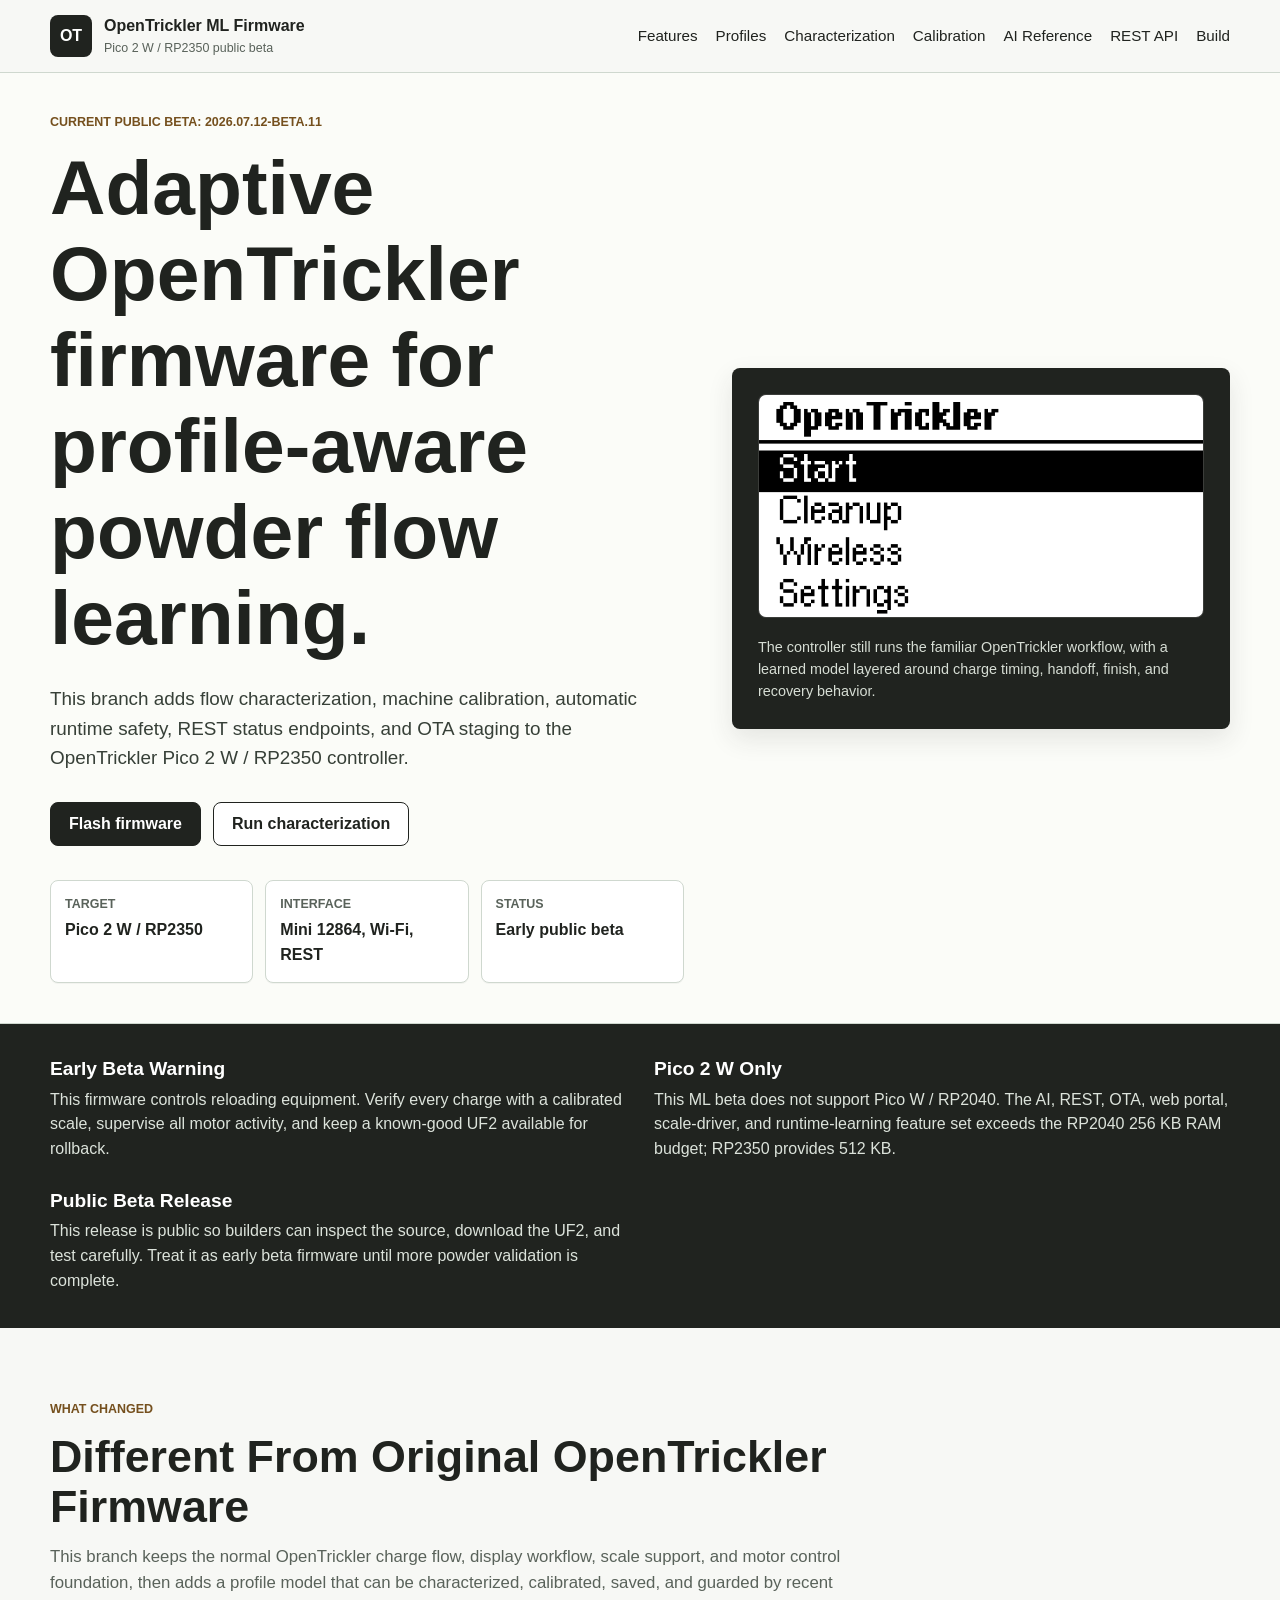
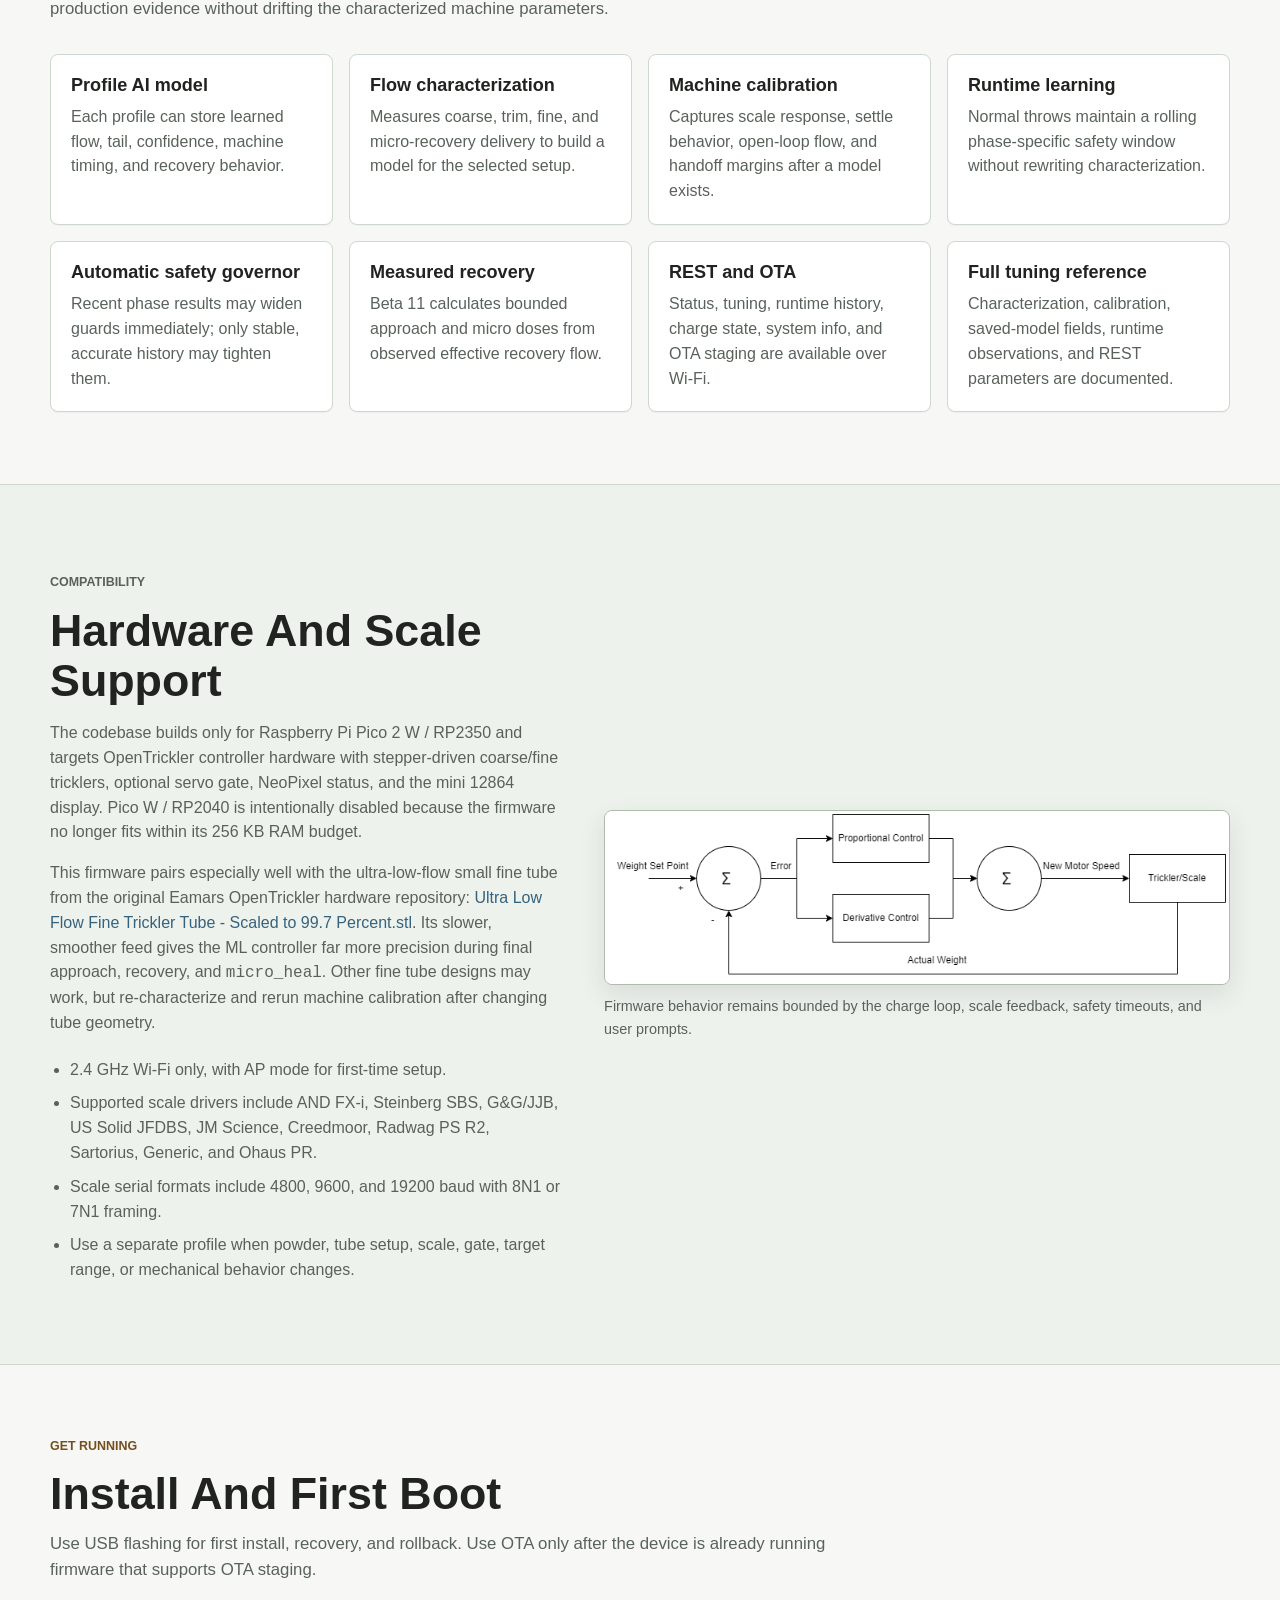
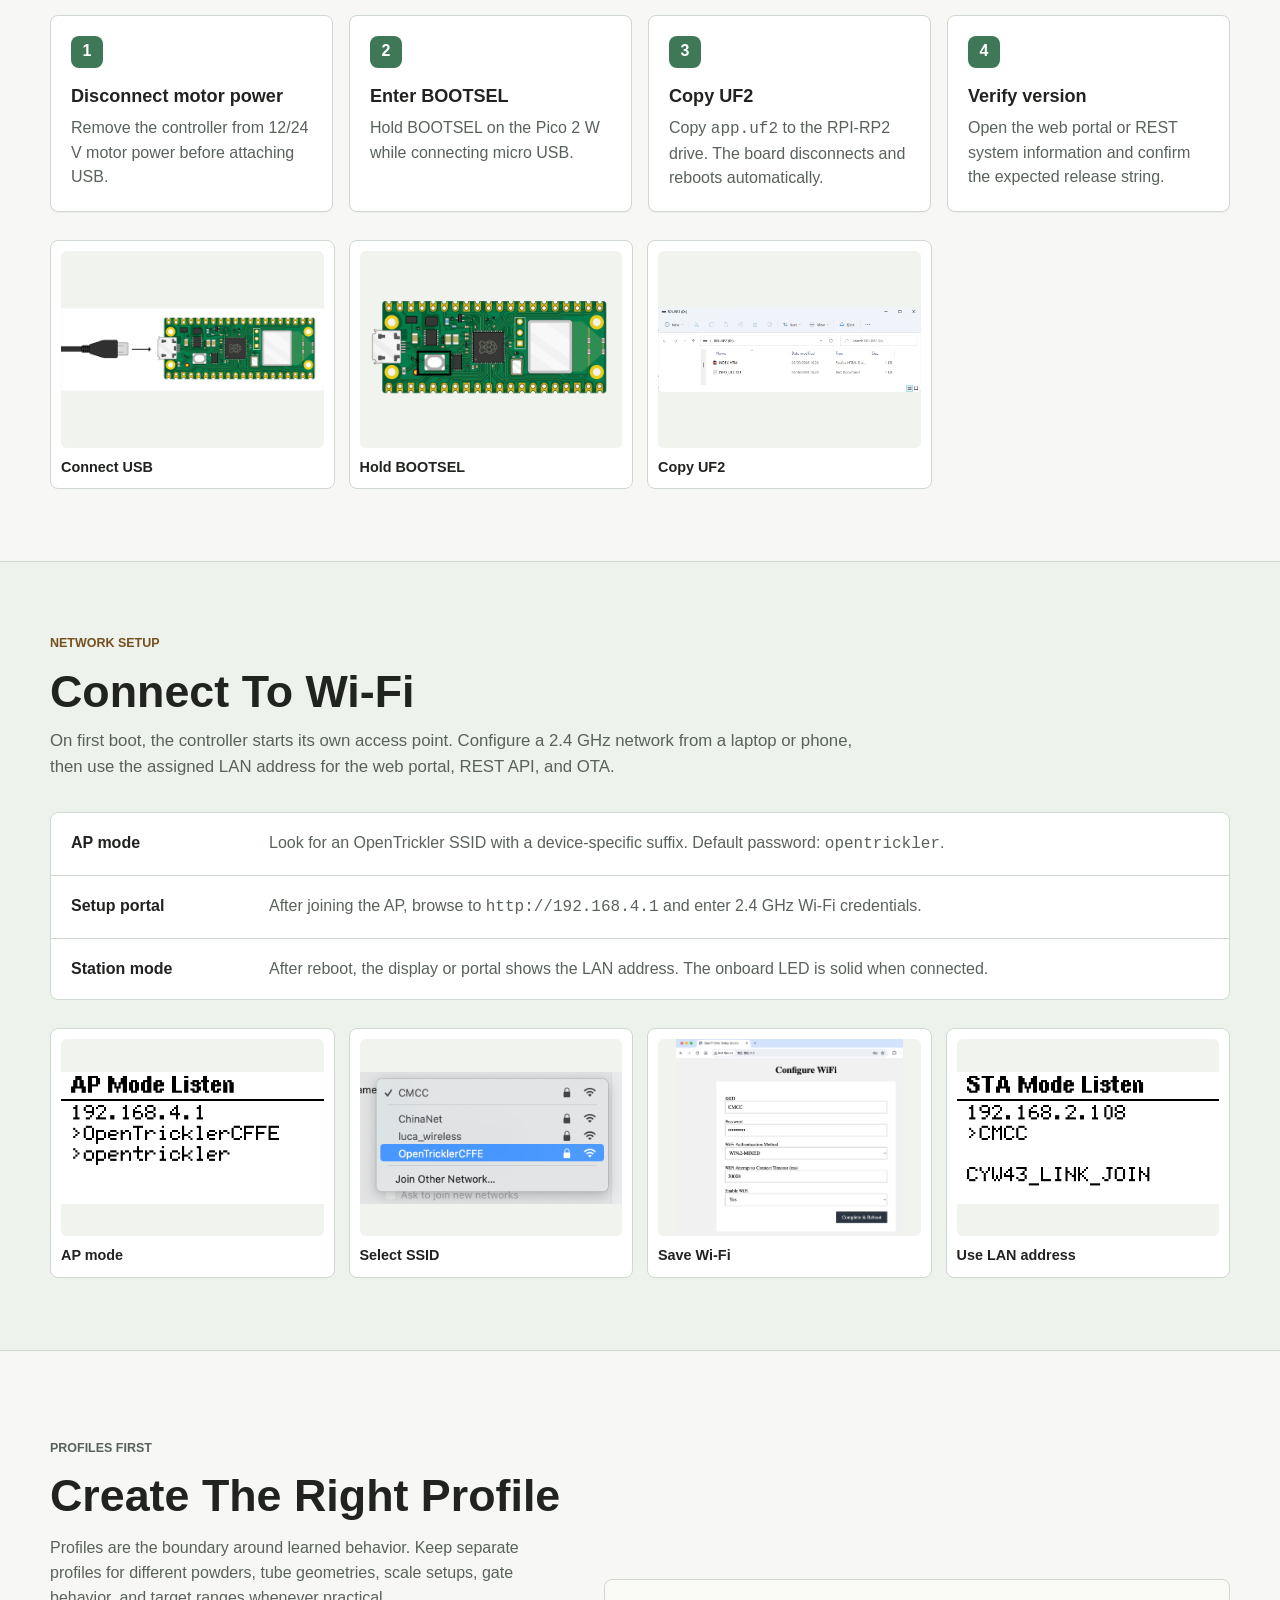
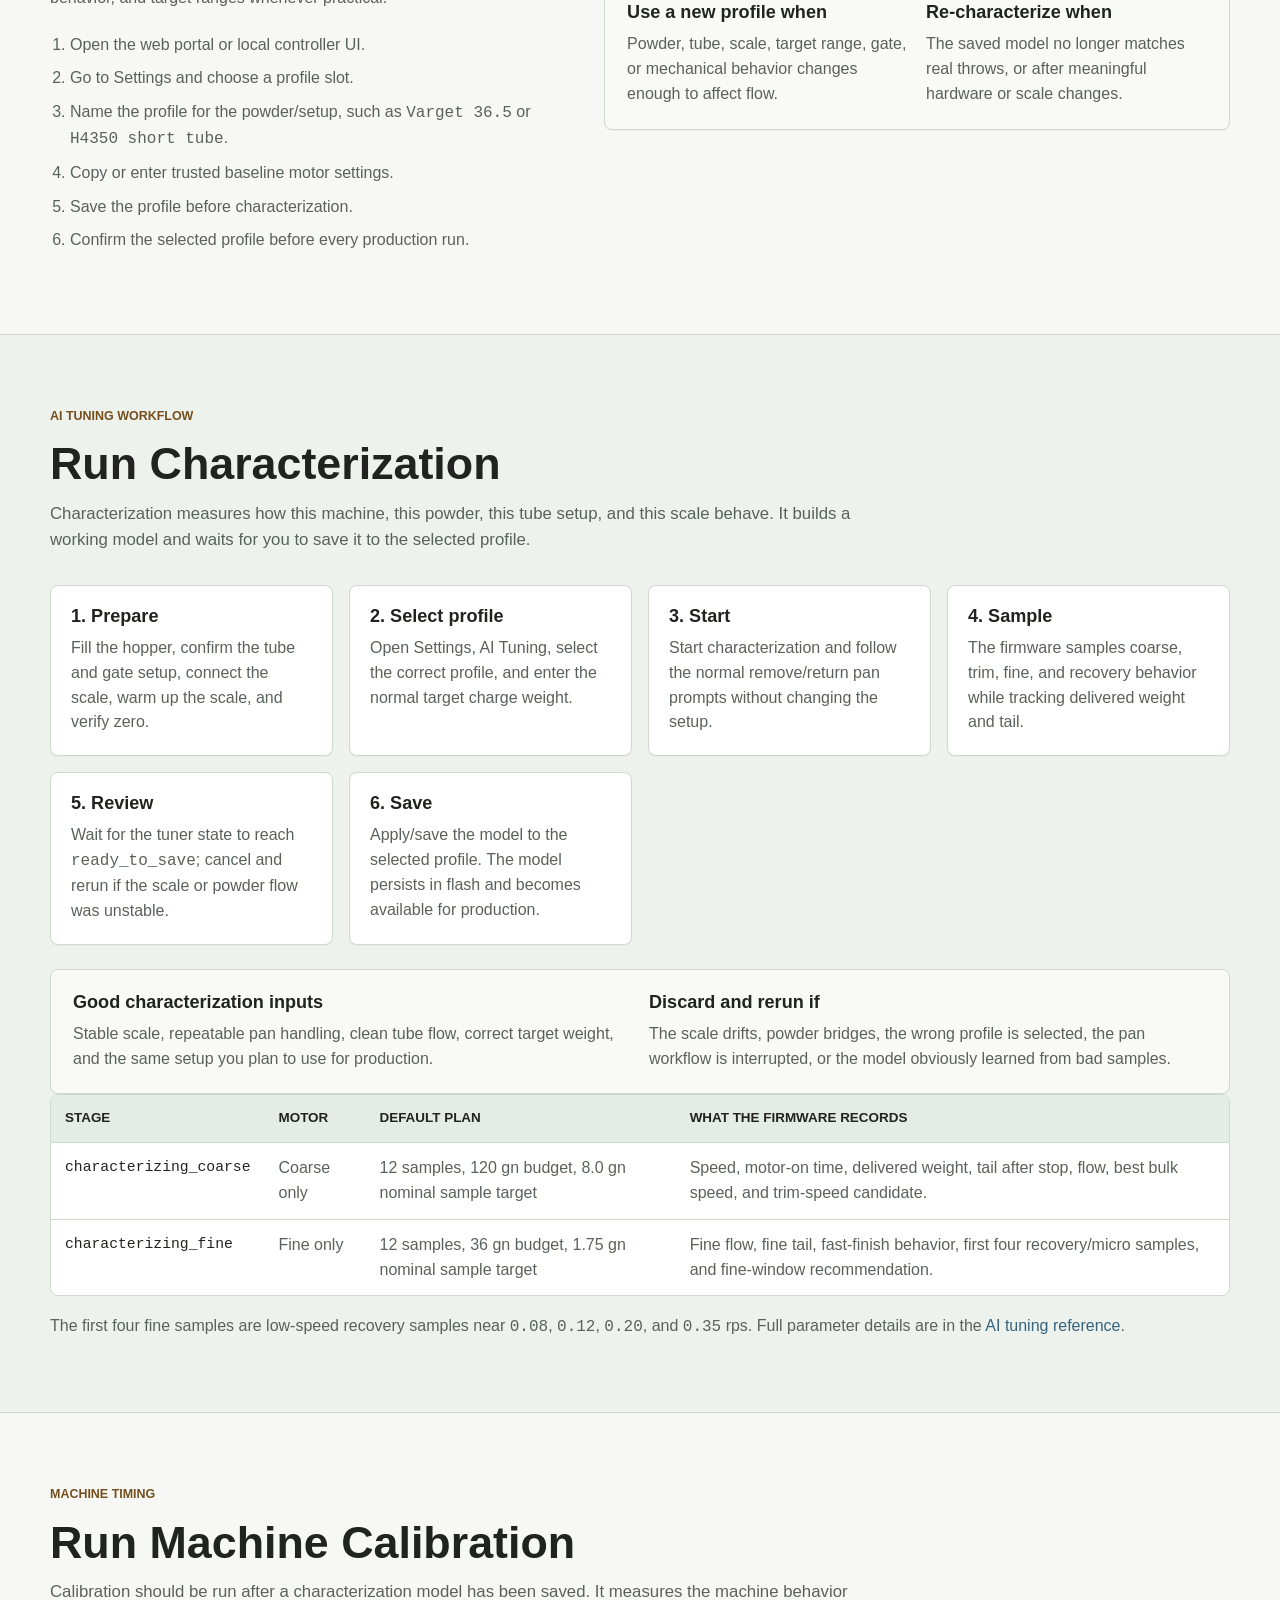
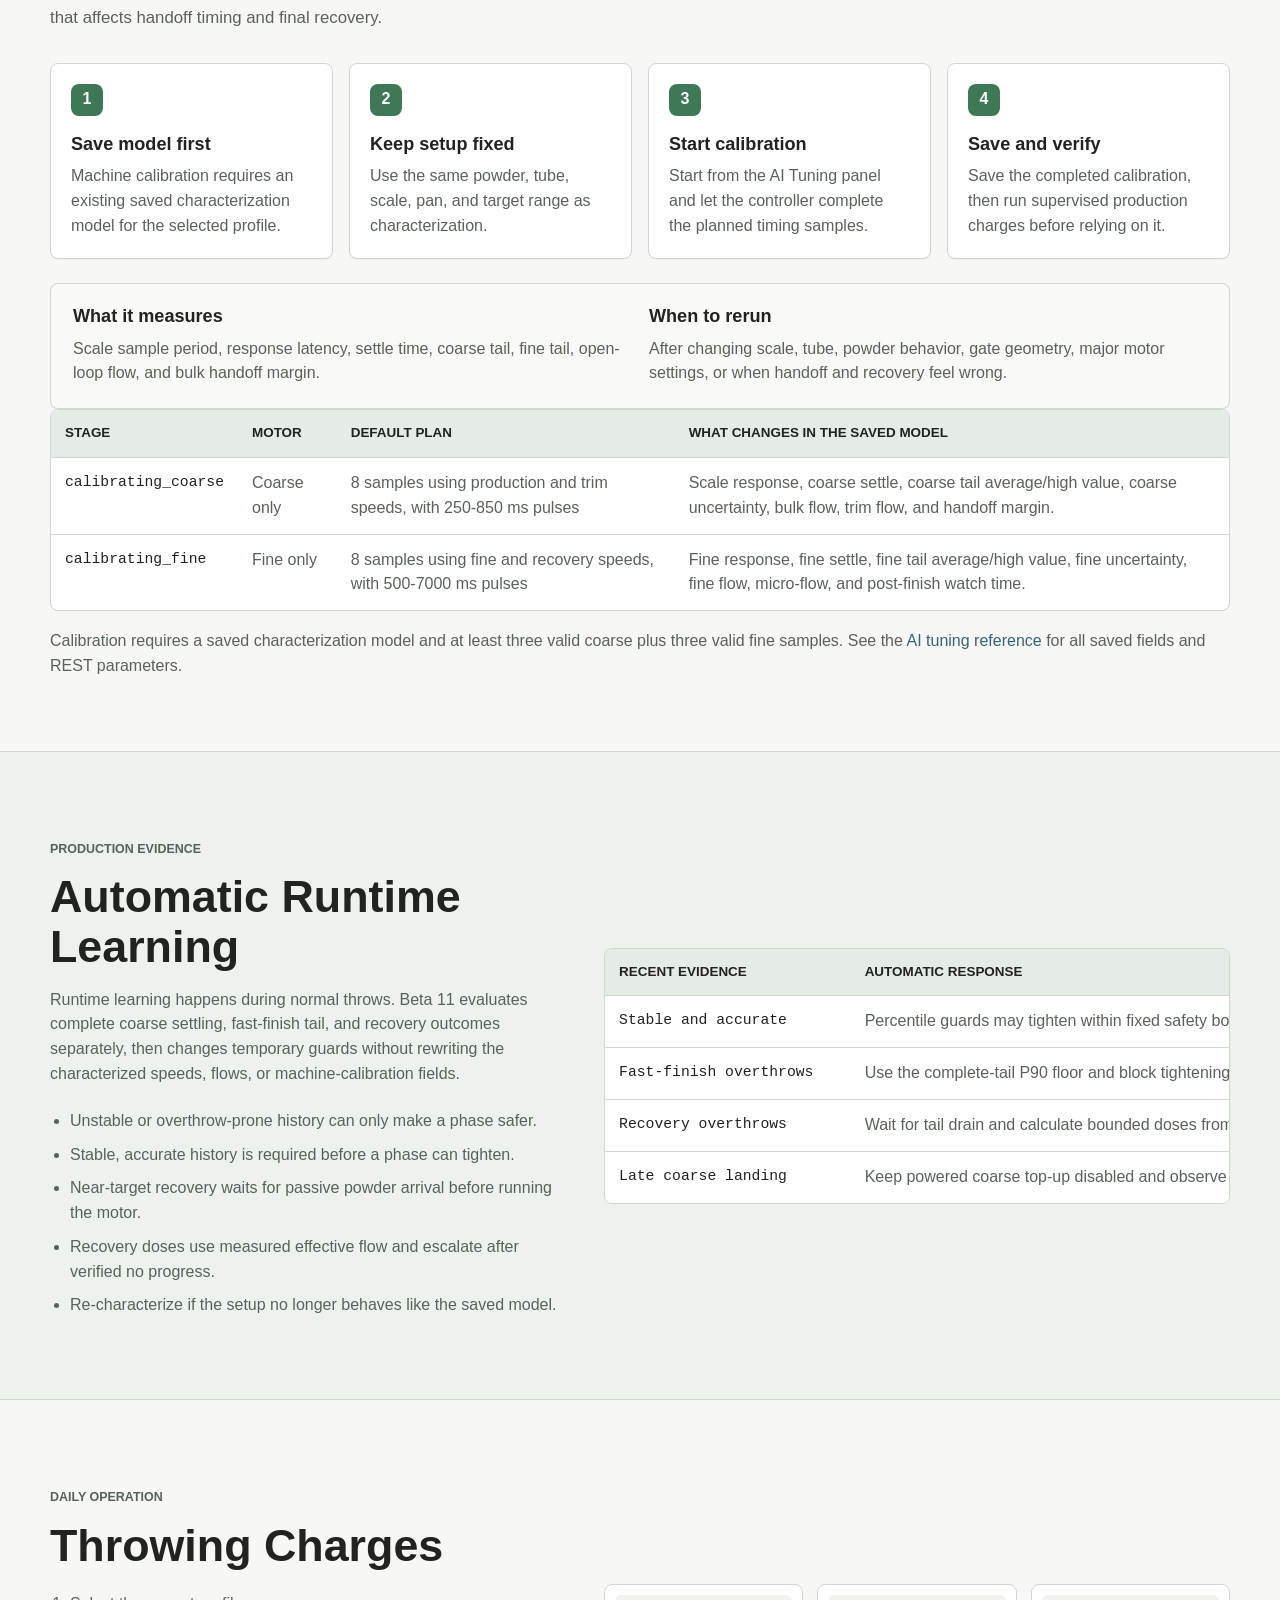
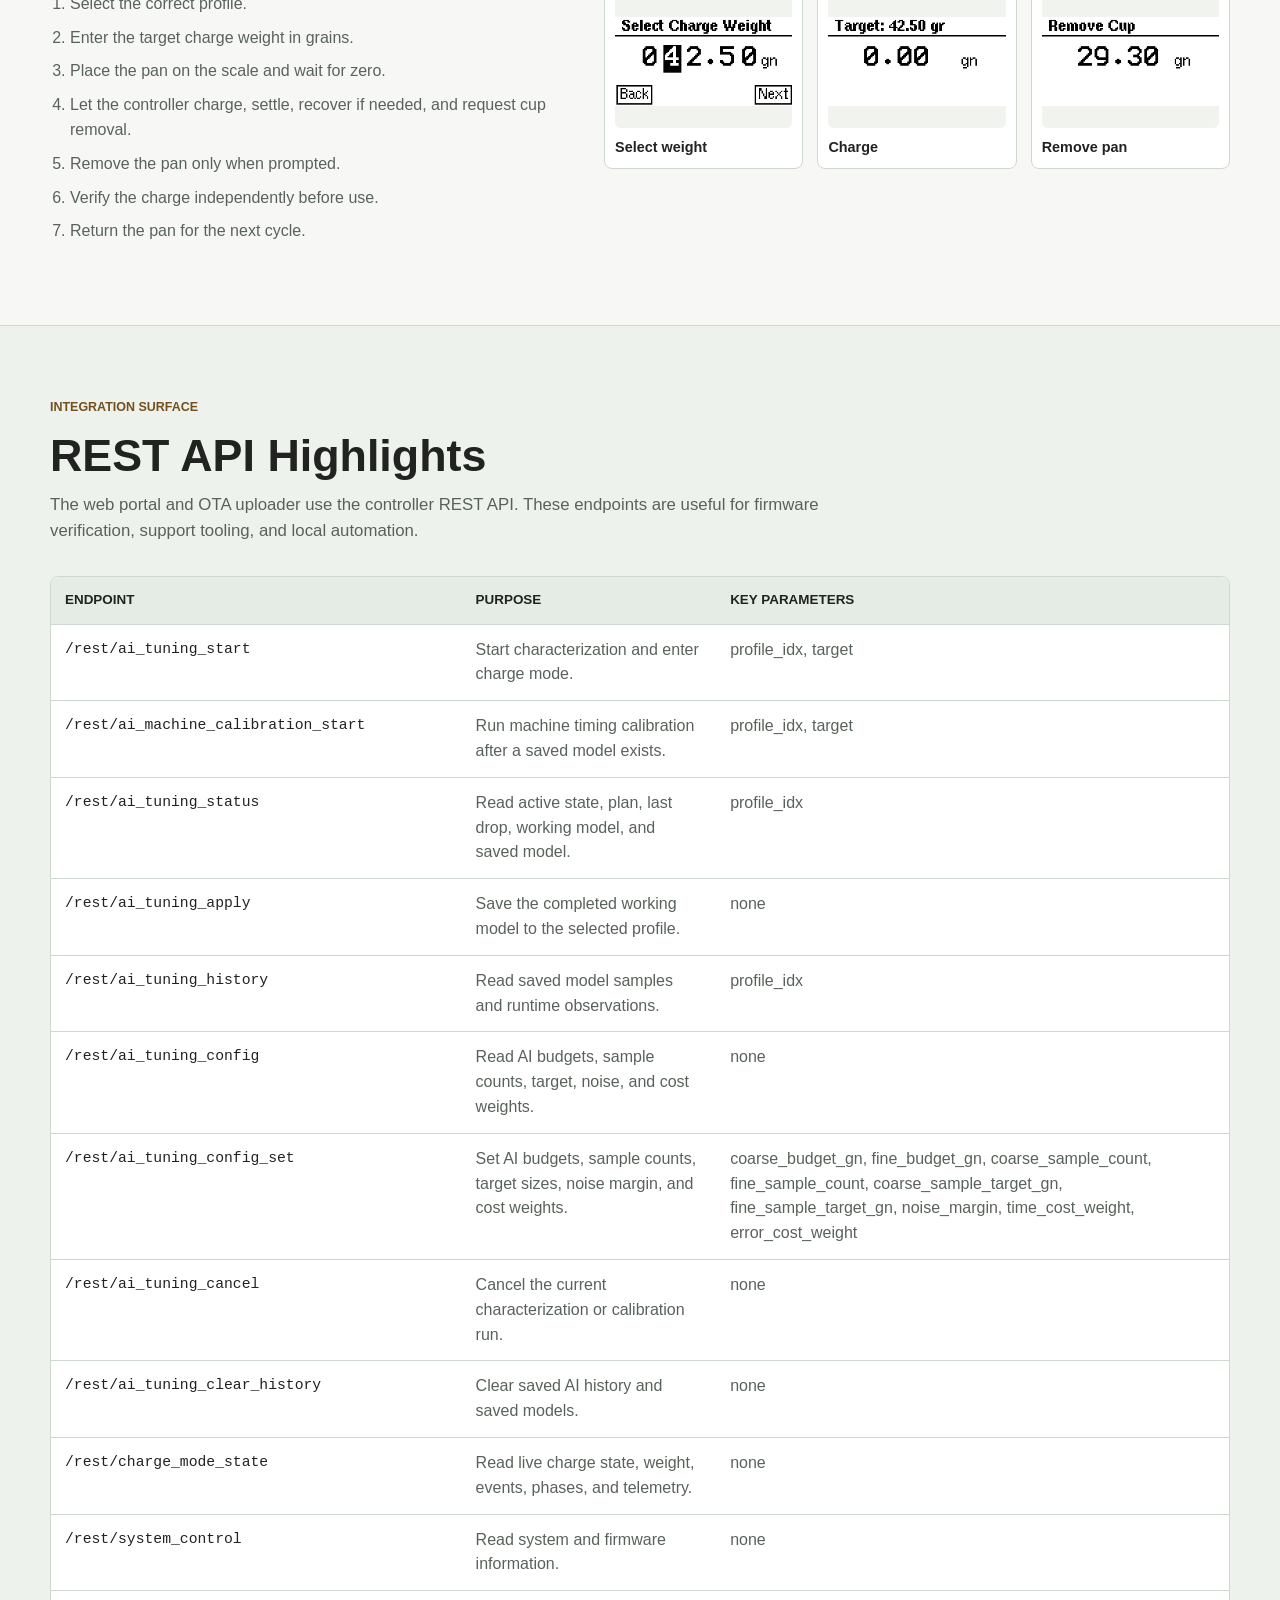
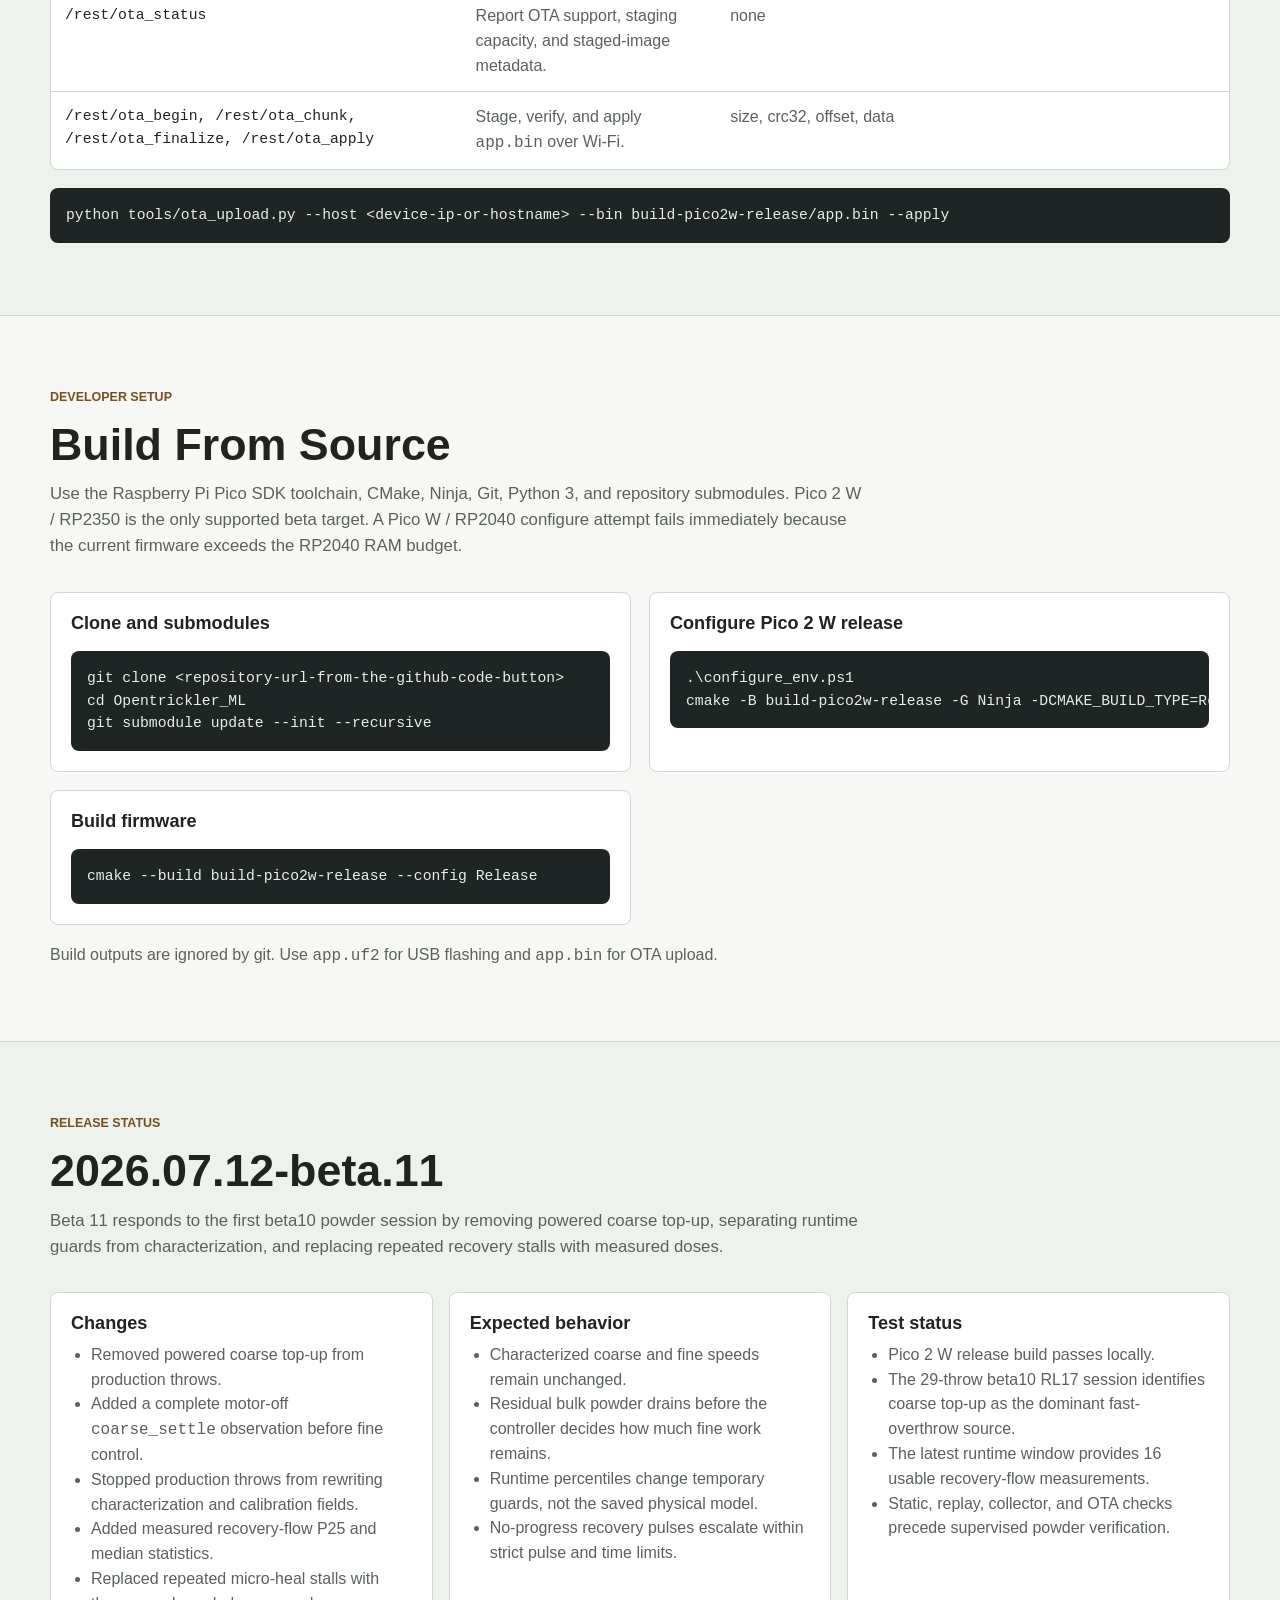
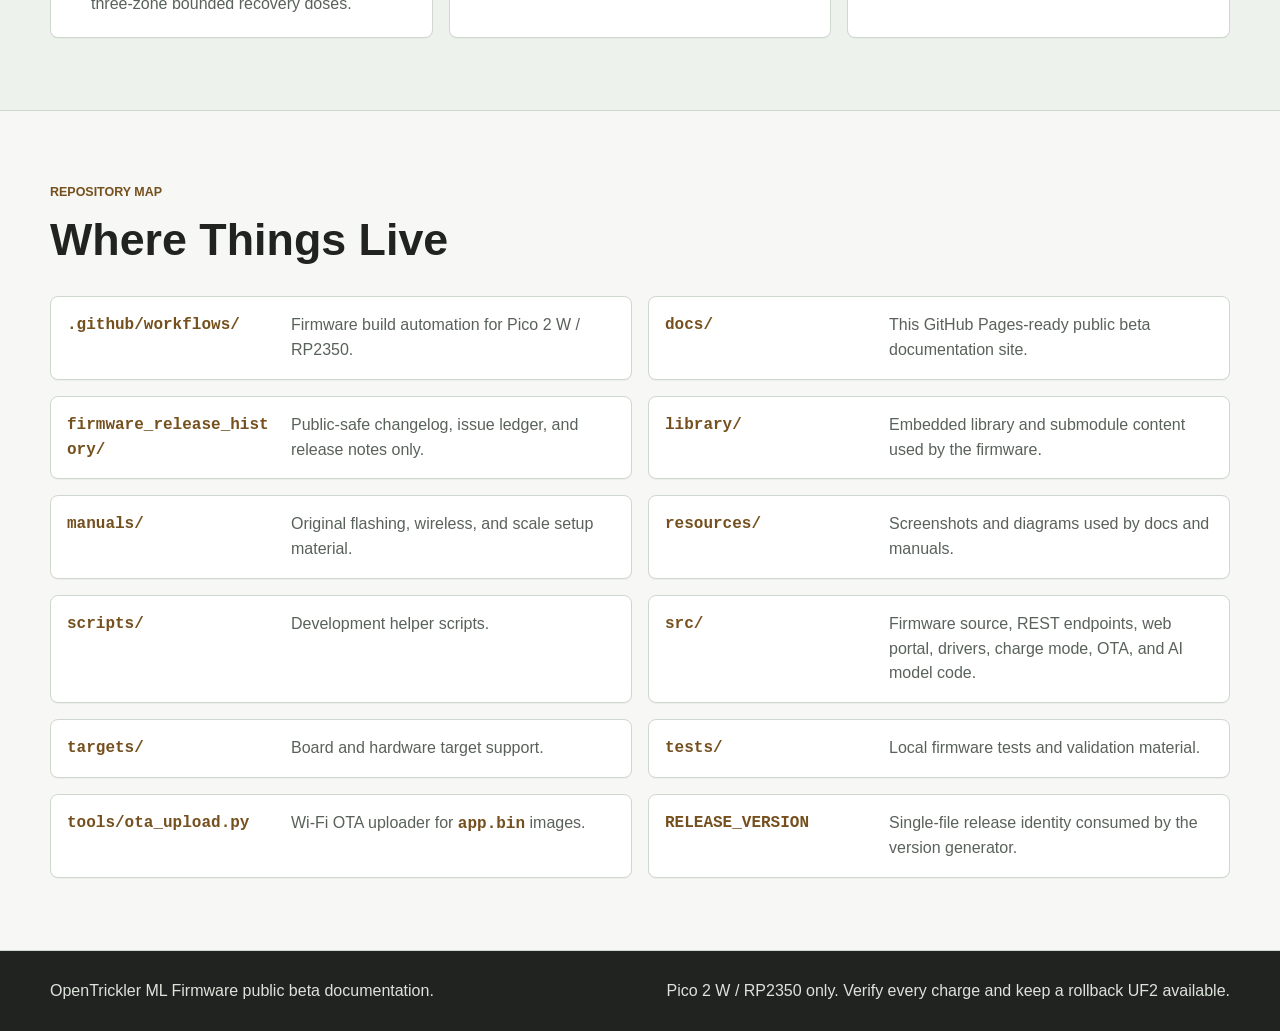
<file: docs/index.html>
<!doctype html>
<html lang="en">
<head>
  <meta charset="utf-8">
  <meta name="viewport" content="width=device-width, initial-scale=1">
  <title>OpenTrickler ML Firmware</title>
  <meta name="description" content="Public beta documentation for the OpenTrickler Pico 2 W / RP2350 ML firmware branch.">
  <link rel="stylesheet" href="assets/site.css">
</head>
<body>
  <header class="site-header">
    <nav class="nav-wrap" aria-label="Primary navigation">
      <a class="brand" href="#top" aria-label="OpenTrickler ML Firmware home">
        <span class="brand-mark">OT</span>
        <span>
          <strong>OpenTrickler ML Firmware</strong>
          <small>Pico 2 W / RP2350 public beta</small>
        </span>
      </a>
      <div class="nav-links">
        <a href="#features">Features</a>
        <a href="#profiles">Profiles</a>
        <a href="#characterization">Characterization</a>
        <a href="#calibration">Calibration</a>
        <a href="ai-tuning-reference.html">AI Reference</a>
        <a href="#api">REST API</a>
        <a href="#build">Build</a>
      </div>
    </nav>
  </header>

  <main id="top">
    <section class="hero section-band">
      <div class="section-inner hero-grid">
        <div class="hero-copy">
          <p class="eyebrow">Current public beta: 2026.07.12-beta.11</p>
          <h1>Adaptive OpenTrickler firmware for profile-aware powder flow learning.</h1>
          <p class="lede">
            This branch adds flow characterization, machine calibration, automatic runtime safety,
            REST status endpoints, and OTA staging to the OpenTrickler Pico 2 W / RP2350 controller.
          </p>
          <div class="hero-actions" aria-label="Page shortcuts">
            <a class="button primary" href="#install">Flash firmware</a>
            <a class="button secondary" href="#characterization">Run characterization</a>
          </div>
          <dl class="hero-stats" aria-label="Firmware summary">
            <div><dt>Target</dt><dd>Pico 2 W / RP2350</dd></div>
            <div><dt>Interface</dt><dd>Mini 12864, Wi-Fi, REST</dd></div>
            <div><dt>Status</dt><dd>Early public beta</dd></div>
          </dl>
        </div>
        <figure class="device-panel">
          <img src="assets/img/main_menu_screen_mirror.png" alt="OpenTrickler mini 12864 main menu screen">
          <figcaption>
            The controller still runs the familiar OpenTrickler workflow, with a learned model layered around
            charge timing, handoff, finish, and recovery behavior.
          </figcaption>
        </figure>
      </div>
    </section>

    <section class="notice-band">
      <div class="section-inner notice-grid">
        <div>
          <h2>Early Beta Warning</h2>
          <p>
            This firmware controls reloading equipment. Verify every charge with a calibrated scale, supervise
            all motor activity, and keep a known-good UF2 available for rollback.
          </p>
        </div>
        <div>
          <h2>Pico 2 W Only</h2>
          <p>
            This ML beta does not support Pico W / RP2040. The AI, REST, OTA, web portal, scale-driver,
            and runtime-learning feature set exceeds the RP2040 256 KB RAM budget; RP2350 provides 512 KB.
          </p>
        </div>
        <div>
          <h2>Public Beta Release</h2>
          <p>
            This release is public so builders can inspect the source, download the UF2, and test carefully.
            Treat it as early beta firmware until more powder validation is complete.
          </p>
        </div>
      </div>
    </section>

    <section id="features" class="section-band">
      <div class="section-inner">
        <div class="section-heading">
          <p class="eyebrow">What changed</p>
          <h2>Different From Original OpenTrickler Firmware</h2>
          <p>
            This branch keeps the normal OpenTrickler charge flow, display workflow, scale support, and motor
            control foundation, then adds a profile model that can be characterized, calibrated, saved, and
            guarded by recent production evidence without drifting the characterized machine parameters.
          </p>
        </div>
        <div class="feature-grid">
          <article class="feature-card">
            <h3>Profile AI model</h3>
            <p>Each profile can store learned flow, tail, confidence, machine timing, and recovery behavior.</p>
          </article>
          <article class="feature-card">
            <h3>Flow characterization</h3>
            <p>Measures coarse, trim, fine, and micro-recovery delivery to build a model for the selected setup.</p>
          </article>
          <article class="feature-card">
            <h3>Machine calibration</h3>
            <p>Captures scale response, settle behavior, open-loop flow, and handoff margins after a model exists.</p>
          </article>
          <article class="feature-card">
            <h3>Runtime learning</h3>
            <p>Normal throws maintain a rolling phase-specific safety window without rewriting characterization.</p>
          </article>
          <article class="feature-card">
            <h3>Automatic safety governor</h3>
            <p>Recent phase results may widen guards immediately; only stable, accurate history may tighten them.</p>
          </article>
          <article class="feature-card">
            <h3>Measured recovery</h3>
            <p>Beta 11 calculates bounded approach and micro doses from observed effective recovery flow.</p>
          </article>
          <article class="feature-card">
            <h3>REST and OTA</h3>
            <p>Status, tuning, runtime history, charge state, system info, and OTA staging are available over Wi-Fi.</p>
          </article>
          <article class="feature-card">
            <h3>Full tuning reference</h3>
            <p>Characterization, calibration, saved-model fields, runtime observations, and REST parameters are documented.</p>
          </article>
        </div>
      </div>
    </section>

    <section id="hardware" class="section-band alt">
      <div class="section-inner two-column">
        <div>
          <p class="eyebrow">Compatibility</p>
          <h2>Hardware And Scale Support</h2>
          <p>
            The codebase builds only for Raspberry Pi Pico 2 W / RP2350 and targets OpenTrickler controller
            hardware with stepper-driven coarse/fine tricklers, optional servo gate, NeoPixel status, and the
            mini 12864 display. Pico W / RP2040 is intentionally disabled because the firmware no longer fits
            within its 256 KB RAM budget.
          </p>
          <p>
            This firmware pairs especially well with the ultra-low-flow small fine tube from the original Eamars
            OpenTrickler hardware repository:
            <a href="https://github.com/eamars/OpenTrickler/blob/main/STL/OpenTrickler/Ultra%20Low%20Flow%20Fine%20Trickler%20Tube%20-%20Scaled%20to%2099.7%20Percent.stl">Ultra Low Flow Fine Trickler Tube - Scaled to 99.7 Percent.stl</a>.
            Its slower, smoother feed gives the ML controller far more precision during final approach, recovery,
            and <code>micro_heal</code>. Other fine tube designs may work, but re-characterize and rerun machine
            calibration after changing tube geometry.
          </p>
          <ul class="check-list">
            <li>2.4 GHz Wi-Fi only, with AP mode for first-time setup.</li>
            <li>Supported scale drivers include AND FX-i, Steinberg SBS, G&amp;G/JJB, US Solid JFDBS, JM Science, Creedmoor, Radwag PS R2, Sartorius, Generic, and Ohaus PR.</li>
            <li>Scale serial formats include 4800, 9600, and 19200 baud with 8N1 or 7N1 framing.</li>
            <li>Use a separate profile when powder, tube setup, scale, gate, target range, or mechanical behavior changes.</li>
          </ul>
        </div>
        <figure class="wide-figure">
          <img src="assets/img/open_trickler_control_flow.png" alt="OpenTrickler firmware control-flow diagram">
          <figcaption>Firmware behavior remains bounded by the charge loop, scale feedback, safety timeouts, and user prompts.</figcaption>
        </figure>
      </div>
    </section>

    <section id="install" class="section-band">
      <div class="section-inner">
        <div class="section-heading">
          <p class="eyebrow">Get running</p>
          <h2>Install And First Boot</h2>
          <p>
            Use USB flashing for first install, recovery, and rollback. Use OTA only after the device is already
            running firmware that supports OTA staging.
          </p>
        </div>
        <div class="step-grid">
          <article class="step-card">
            <span class="step-number">1</span>
            <h3>Disconnect motor power</h3>
            <p>Remove the controller from 12/24 V motor power before attaching USB.</p>
          </article>
          <article class="step-card">
            <span class="step-number">2</span>
            <h3>Enter BOOTSEL</h3>
            <p>Hold BOOTSEL on the Pico 2 W while connecting micro USB.</p>
          </article>
          <article class="step-card">
            <span class="step-number">3</span>
            <h3>Copy UF2</h3>
            <p>Copy <code>app.uf2</code> to the RPI-RP2 drive. The board disconnects and reboots automatically.</p>
          </article>
          <article class="step-card">
            <span class="step-number">4</span>
            <h3>Verify version</h3>
            <p>Open the web portal or REST system information and confirm the expected release string.</p>
          </article>
        </div>
        <div class="image-strip" aria-label="Firmware update screenshots">
          <figure>
            <img src="assets/img/firmware/pico-top-plug.png" alt="Micro USB connected to the Pico board">
            <figcaption>Connect USB</figcaption>
          </figure>
          <figure>
            <img src="assets/img/firmware/bootsel.png" alt="BOOTSEL button on the Pico board">
            <figcaption>Hold BOOTSEL</figcaption>
          </figure>
          <figure>
            <img src="assets/img/firmware/file_manager.png" alt="RPI-RP2 file manager drive">
            <figcaption>Copy UF2</figcaption>
          </figure>
        </div>
      </div>
    </section>

    <section id="wifi" class="section-band alt">
      <div class="section-inner">
        <div class="section-heading">
          <p class="eyebrow">Network setup</p>
          <h2>Connect To Wi-Fi</h2>
          <p>
            On first boot, the controller starts its own access point. Configure a 2.4 GHz network from a laptop
            or phone, then use the assigned LAN address for the web portal, REST API, and OTA.
          </p>
        </div>
        <div class="timeline">
          <div class="timeline-row">
            <strong>AP mode</strong>
            <span>Look for an OpenTrickler SSID with a device-specific suffix. Default password: <code>opentrickler</code>.</span>
          </div>
          <div class="timeline-row">
            <strong>Setup portal</strong>
            <span>After joining the AP, browse to <code>http://192.168.4.1</code> and enter 2.4 GHz Wi-Fi credentials.</span>
          </div>
          <div class="timeline-row">
            <strong>Station mode</strong>
            <span>After reboot, the display or portal shows the LAN address. The onboard LED is solid when connected.</span>
          </div>
        </div>
        <div class="image-strip" aria-label="Wireless setup screenshots">
          <figure>
            <img src="assets/img/wireless/ap_mode_view.png" alt="AP mode status screen">
            <figcaption>AP mode</figcaption>
          </figure>
          <figure>
            <img src="assets/img/wireless/look_for_ssid.png" alt="Wi-Fi network list with OpenTrickler SSID">
            <figcaption>Select SSID</figcaption>
          </figure>
          <figure>
            <img src="assets/img/wireless/setup_wizard.png" alt="OpenTrickler wireless setup wizard">
            <figcaption>Save Wi-Fi</figcaption>
          </figure>
          <figure>
            <img src="assets/img/wireless/sta_mode_view.png" alt="Station mode status screen with IP address">
            <figcaption>Use LAN address</figcaption>
          </figure>
        </div>
      </div>
    </section>

    <section id="profiles" class="section-band">
      <div class="section-inner two-column">
        <div>
          <p class="eyebrow">Profiles first</p>
          <h2>Create The Right Profile</h2>
          <p>
            Profiles are the boundary around learned behavior. Keep separate profiles for different powders,
            tube geometries, scale setups, gate behavior, and target ranges whenever practical.
          </p>
          <ol class="ordered-list">
            <li>Open the web portal or local controller UI.</li>
            <li>Go to Settings and choose a profile slot.</li>
            <li>Name the profile for the powder/setup, such as <code>Varget 36.5</code> or <code>H4350 short tube</code>.</li>
            <li>Copy or enter trusted baseline motor settings.</li>
            <li>Save the profile before characterization.</li>
            <li>Confirm the selected profile before every production run.</li>
          </ol>
        </div>
        <div class="data-panel">
          <div>
            <h3>Use a new profile when</h3>
            <p>Powder, tube, scale, target range, gate, or mechanical behavior changes enough to affect flow.</p>
          </div>
          <div>
            <h3>Re-characterize when</h3>
            <p>The saved model no longer matches real throws, or after meaningful hardware or scale changes.</p>
          </div>
        </div>
      </div>
    </section>

    <section id="characterization" class="section-band alt">
      <div class="section-inner">
        <div class="section-heading">
          <p class="eyebrow">AI tuning workflow</p>
          <h2>Run Characterization</h2>
          <p>
            Characterization measures how this machine, this powder, this tube setup, and this scale behave.
            It builds a working model and waits for you to save it to the selected profile.
          </p>
        </div>
        <div class="workflow-grid">
          <article>
            <h3>1. Prepare</h3>
            <p>Fill the hopper, confirm the tube and gate setup, connect the scale, warm up the scale, and verify zero.</p>
          </article>
          <article>
            <h3>2. Select profile</h3>
            <p>Open Settings, AI Tuning, select the correct profile, and enter the normal target charge weight.</p>
          </article>
          <article>
            <h3>3. Start</h3>
            <p>Start characterization and follow the normal remove/return pan prompts without changing the setup.</p>
          </article>
          <article>
            <h3>4. Sample</h3>
            <p>The firmware samples coarse, trim, fine, and recovery behavior while tracking delivered weight and tail.</p>
          </article>
          <article>
            <h3>5. Review</h3>
            <p>Wait for the tuner state to reach <code>ready_to_save</code>; cancel and rerun if the scale or powder flow was unstable.</p>
          </article>
          <article>
            <h3>6. Save</h3>
            <p>Apply/save the model to the selected profile. The model persists in flash and becomes available for production.</p>
          </article>
        </div>
        <div class="data-panel">
          <div>
            <h3>Good characterization inputs</h3>
            <p>Stable scale, repeatable pan handling, clean tube flow, correct target weight, and the same setup you plan to use for production.</p>
          </div>
          <div>
            <h3>Discard and rerun if</h3>
            <p>The scale drifts, powder bridges, the wrong profile is selected, the pan workflow is interrupted, or the model obviously learned from bad samples.</p>
          </div>
        </div>
        <div class="table-wrap offset-block">
          <table>
            <thead>
              <tr>
                <th>Stage</th>
                <th>Motor</th>
                <th>Default plan</th>
                <th>What the firmware records</th>
              </tr>
            </thead>
            <tbody>
              <tr><td><code>characterizing_coarse</code></td><td>Coarse only</td><td>12 samples, 120 gn budget, 8.0 gn nominal sample target</td><td>Speed, motor-on time, delivered weight, tail after stop, flow, best bulk speed, and trim-speed candidate.</td></tr>
              <tr><td><code>characterizing_fine</code></td><td>Fine only</td><td>12 samples, 36 gn budget, 1.75 gn nominal sample target</td><td>Fine flow, fine tail, fast-finish behavior, first four recovery/micro samples, and fine-window recommendation.</td></tr>
            </tbody>
          </table>
        </div>
        <p class="small-note">
          The first four fine samples are low-speed recovery samples near <code>0.08</code>, <code>0.12</code>,
          <code>0.20</code>, and <code>0.35</code> rps. Full parameter details are in the
          <a href="ai-tuning-reference.html">AI tuning reference</a>.
        </p>
      </div>
    </section>

    <section id="calibration" class="section-band">
      <div class="section-inner">
        <div class="section-heading">
          <p class="eyebrow">Machine timing</p>
          <h2>Run Machine Calibration</h2>
          <p>
            Calibration should be run after a characterization model has been saved. It measures the machine
            behavior that affects handoff timing and final recovery.
          </p>
        </div>
        <div class="step-grid">
          <article class="step-card">
            <span class="step-number">1</span>
            <h3>Save model first</h3>
            <p>Machine calibration requires an existing saved characterization model for the selected profile.</p>
          </article>
          <article class="step-card">
            <span class="step-number">2</span>
            <h3>Keep setup fixed</h3>
            <p>Use the same powder, tube, scale, pan, and target range as characterization.</p>
          </article>
          <article class="step-card">
            <span class="step-number">3</span>
            <h3>Start calibration</h3>
            <p>Start from the AI Tuning panel and let the controller complete the planned timing samples.</p>
          </article>
          <article class="step-card">
            <span class="step-number">4</span>
            <h3>Save and verify</h3>
            <p>Save the completed calibration, then run supervised production charges before relying on it.</p>
          </article>
        </div>
        <div class="data-panel">
          <div>
            <h3>What it measures</h3>
            <p>Scale sample period, response latency, settle time, coarse tail, fine tail, open-loop flow, and bulk handoff margin.</p>
          </div>
          <div>
            <h3>When to rerun</h3>
            <p>After changing scale, tube, powder behavior, gate geometry, major motor settings, or when handoff and recovery feel wrong.</p>
          </div>
        </div>
        <div class="table-wrap offset-block">
          <table>
            <thead>
              <tr>
                <th>Stage</th>
                <th>Motor</th>
                <th>Default plan</th>
                <th>What changes in the saved model</th>
              </tr>
            </thead>
            <tbody>
              <tr><td><code>calibrating_coarse</code></td><td>Coarse only</td><td>8 samples using production and trim speeds, with 250-850 ms pulses</td><td>Scale response, coarse settle, coarse tail average/high value, coarse uncertainty, bulk flow, trim flow, and handoff margin.</td></tr>
              <tr><td><code>calibrating_fine</code></td><td>Fine only</td><td>8 samples using fine and recovery speeds, with 500-7000 ms pulses</td><td>Fine response, fine settle, fine tail average/high value, fine uncertainty, fine flow, micro-flow, and post-finish watch time.</td></tr>
            </tbody>
          </table>
        </div>
        <p class="small-note">
          Calibration requires a saved characterization model and at least three valid coarse plus three valid fine samples.
          See the <a href="ai-tuning-reference.html">AI tuning reference</a> for all saved fields and REST parameters.
        </p>
      </div>
    </section>

    <section id="runtime-learning" class="section-band alt">
      <div class="section-inner two-column">
        <div>
          <p class="eyebrow">Production evidence</p>
          <h2>Automatic Runtime Learning</h2>
          <p>
            Runtime learning happens during normal throws. Beta 11 evaluates complete coarse settling, fast-finish
            tail, and recovery outcomes separately, then changes temporary guards without rewriting the characterized
            speeds, flows, or machine-calibration fields.
          </p>
          <ul class="check-list">
            <li>Unstable or overthrow-prone history can only make a phase safer.</li>
            <li>Stable, accurate history is required before a phase can tighten.</li>
            <li>Near-target recovery waits for passive powder arrival before running the motor.</li>
            <li>Recovery doses use measured effective flow and escalate after verified no progress.</li>
            <li>Re-characterize if the setup no longer behaves like the saved model.</li>
          </ul>
        </div>
        <div class="table-wrap">
          <table>
            <thead>
              <tr>
                <th>Recent evidence</th>
                <th>Automatic response</th>
              </tr>
            </thead>
            <tbody>
              <tr><td>Stable and accurate</td><td>Percentile guards may tighten within fixed safety bounds.</td></tr>
              <tr><td>Fast-finish overthrows</td><td>Use the complete-tail P90 floor and block tightening.</td></tr>
              <tr><td>Recovery overthrows</td><td>Wait for tail drain and calculate bounded doses from measured recovery flow.</td></tr>
              <tr><td>Late coarse landing</td><td>Keep powered coarse top-up disabled and observe the complete passive tail.</td></tr>
            </tbody>
          </table>
        </div>
      </div>
    </section>

    <section id="usage" class="section-band">
      <div class="section-inner two-column">
        <div>
          <p class="eyebrow">Daily operation</p>
          <h2>Throwing Charges</h2>
          <ol class="ordered-list">
            <li>Select the correct profile.</li>
            <li>Enter the target charge weight in grains.</li>
            <li>Place the pan on the scale and wait for zero.</li>
            <li>Let the controller charge, settle, recover if needed, and request cup removal.</li>
            <li>Remove the pan only when prompted.</li>
            <li>Verify the charge independently before use.</li>
            <li>Return the pan for the next cycle.</li>
          </ol>
        </div>
        <div class="image-strip compact" aria-label="Charge workflow screenshots">
          <figure>
            <img src="assets/img/select_weight_screen_mirror.png" alt="Target charge weight screen">
            <figcaption>Select weight</figcaption>
          </figure>
          <figure>
            <img src="assets/img/wait_for_charge_screen_mirror.png" alt="Wait for charge screen">
            <figcaption>Charge</figcaption>
          </figure>
          <figure>
            <img src="assets/img/wait_for_cup_removal.png" alt="Wait for cup removal screen">
            <figcaption>Remove pan</figcaption>
          </figure>
        </div>
      </div>
    </section>

    <section id="api" class="section-band alt">
      <div class="section-inner">
        <div class="section-heading">
          <p class="eyebrow">Integration surface</p>
          <h2>REST API Highlights</h2>
          <p>
            The web portal and OTA uploader use the controller REST API. These endpoints are useful for firmware
            verification, support tooling, and local automation.
          </p>
        </div>
        <div class="table-wrap">
          <table>
            <thead>
              <tr>
                <th>Endpoint</th>
                <th>Purpose</th>
                <th>Key parameters</th>
              </tr>
            </thead>
            <tbody>
              <tr><td>/rest/ai_tuning_start</td><td>Start characterization and enter charge mode.</td><td>profile_idx, target</td></tr>
              <tr><td>/rest/ai_machine_calibration_start</td><td>Run machine timing calibration after a saved model exists.</td><td>profile_idx, target</td></tr>
              <tr><td>/rest/ai_tuning_status</td><td>Read active state, plan, last drop, working model, and saved model.</td><td>profile_idx</td></tr>
              <tr><td>/rest/ai_tuning_apply</td><td>Save the completed working model to the selected profile.</td><td>none</td></tr>
              <tr><td>/rest/ai_tuning_history</td><td>Read saved model samples and runtime observations.</td><td>profile_idx</td></tr>
              <tr><td>/rest/ai_tuning_config</td><td>Read AI budgets, sample counts, target, noise, and cost weights.</td><td>none</td></tr>
              <tr><td>/rest/ai_tuning_config_set</td><td>Set AI budgets, sample counts, target sizes, noise margin, and cost weights.</td><td>coarse_budget_gn, fine_budget_gn, coarse_sample_count, fine_sample_count, coarse_sample_target_gn, fine_sample_target_gn, noise_margin, time_cost_weight, error_cost_weight</td></tr>
              <tr><td>/rest/ai_tuning_cancel</td><td>Cancel the current characterization or calibration run.</td><td>none</td></tr>
              <tr><td>/rest/ai_tuning_clear_history</td><td>Clear saved AI history and saved models.</td><td>none</td></tr>
              <tr><td>/rest/charge_mode_state</td><td>Read live charge state, weight, events, phases, and telemetry.</td><td>none</td></tr>
              <tr><td>/rest/system_control</td><td>Read system and firmware information.</td><td>none</td></tr>
              <tr><td>/rest/ota_status</td><td>Report OTA support, staging capacity, and staged-image metadata.</td><td>none</td></tr>
              <tr><td>/rest/ota_begin, /rest/ota_chunk, /rest/ota_finalize, /rest/ota_apply</td><td>Stage, verify, and apply <code>app.bin</code> over Wi-Fi.</td><td>size, crc32, offset, data</td></tr>
            </tbody>
          </table>
        </div>
        <pre class="code-block"><code>python tools/ota_upload.py --host &lt;device-ip-or-hostname&gt; --bin build-pico2w-release/app.bin --apply</code></pre>
      </div>
    </section>

    <section id="build" class="section-band">
      <div class="section-inner">
        <div class="section-heading">
          <p class="eyebrow">Developer setup</p>
          <h2>Build From Source</h2>
          <p>
            Use the Raspberry Pi Pico SDK toolchain, CMake, Ninja, Git, Python 3, and repository submodules.
            Pico 2 W / RP2350 is the only supported beta target. A Pico W / RP2040 configure attempt fails
            immediately because the current firmware exceeds the RP2040 RAM budget.
          </p>
        </div>
        <div class="command-grid">
          <div>
            <h3>Clone and submodules</h3>
            <pre><code>git clone &lt;repository-url-from-the-github-code-button&gt;
cd Opentrickler_ML
git submodule update --init --recursive</code></pre>
          </div>
          <div>
            <h3>Configure Pico 2 W release</h3>
            <pre><code>.\configure_env.ps1
cmake -B build-pico2w-release -G Ninja -DCMAKE_BUILD_TYPE=Release -DPICO_BOARD=pico2_w</code></pre>
          </div>
          <div>
            <h3>Build firmware</h3>
            <pre><code>cmake --build build-pico2w-release --config Release</code></pre>
          </div>
        </div>
        <p class="small-note">
          Build outputs are ignored by git. Use <code>app.uf2</code> for USB flashing and <code>app.bin</code> for OTA upload.
        </p>
      </div>
    </section>

    <section id="release" class="section-band alt">
      <div class="section-inner">
        <div class="section-heading">
          <p class="eyebrow">Release status</p>
          <h2>2026.07.12-beta.11</h2>
          <p>
            Beta 11 responds to the first beta10 powder session by removing powered coarse top-up, separating
            runtime guards from characterization, and replacing repeated recovery stalls with measured doses.
          </p>
        </div>
        <div class="release-grid">
          <article>
            <h3>Changes</h3>
            <ul>
              <li>Removed powered coarse top-up from production throws.</li>
              <li>Added a complete motor-off <code>coarse_settle</code> observation before fine control.</li>
              <li>Stopped production throws from rewriting characterization and calibration fields.</li>
              <li>Added measured recovery-flow P25 and median statistics.</li>
              <li>Replaced repeated micro-heal stalls with three-zone bounded recovery doses.</li>
            </ul>
          </article>
          <article>
            <h3>Expected behavior</h3>
            <ul>
              <li>Characterized coarse and fine speeds remain unchanged.</li>
              <li>Residual bulk powder drains before the controller decides how much fine work remains.</li>
              <li>Runtime percentiles change temporary guards, not the saved physical model.</li>
              <li>No-progress recovery pulses escalate within strict pulse and time limits.</li>
            </ul>
          </article>
          <article>
            <h3>Test status</h3>
            <ul>
              <li>Pico 2 W release build passes locally.</li>
              <li>The 29-throw beta10 RL17 session identifies coarse top-up as the dominant fast-overthrow source.</li>
              <li>The latest runtime window provides 16 usable recovery-flow measurements.</li>
              <li>Static, replay, collector, and OTA checks precede supervised powder verification.</li>
            </ul>
          </article>
        </div>
      </div>
    </section>

    <section id="repo" class="section-band">
      <div class="section-inner">
        <div class="section-heading">
          <p class="eyebrow">Repository map</p>
          <h2>Where Things Live</h2>
        </div>
        <div class="repo-grid">
          <div><code>.github/workflows/</code><span>Firmware build automation for Pico 2 W / RP2350.</span></div>
          <div><code>docs/</code><span>This GitHub Pages-ready public beta documentation site.</span></div>
          <div><code>firmware_release_history/</code><span>Public-safe changelog, issue ledger, and release notes only.</span></div>
          <div><code>library/</code><span>Embedded library and submodule content used by the firmware.</span></div>
          <div><code>manuals/</code><span>Original flashing, wireless, and scale setup material.</span></div>
          <div><code>resources/</code><span>Screenshots and diagrams used by docs and manuals.</span></div>
          <div><code>scripts/</code><span>Development helper scripts.</span></div>
          <div><code>src/</code><span>Firmware source, REST endpoints, web portal, drivers, charge mode, OTA, and AI model code.</span></div>
          <div><code>targets/</code><span>Board and hardware target support.</span></div>
          <div><code>tests/</code><span>Local firmware tests and validation material.</span></div>
          <div><code>tools/ota_upload.py</code><span>Wi-Fi OTA uploader for <code>app.bin</code> images.</span></div>
          <div><code>RELEASE_VERSION</code><span>Single-file release identity consumed by the version generator.</span></div>
        </div>
      </div>
    </section>

  </main>

  <footer class="site-footer">
    <div class="section-inner footer-grid">
      <p>OpenTrickler ML Firmware public beta documentation.</p>
      <p>Pico 2 W / RP2350 only. Verify every charge and keep a rollback UF2 available.</p>
    </div>
  </footer>
</body>
</html>
</file>
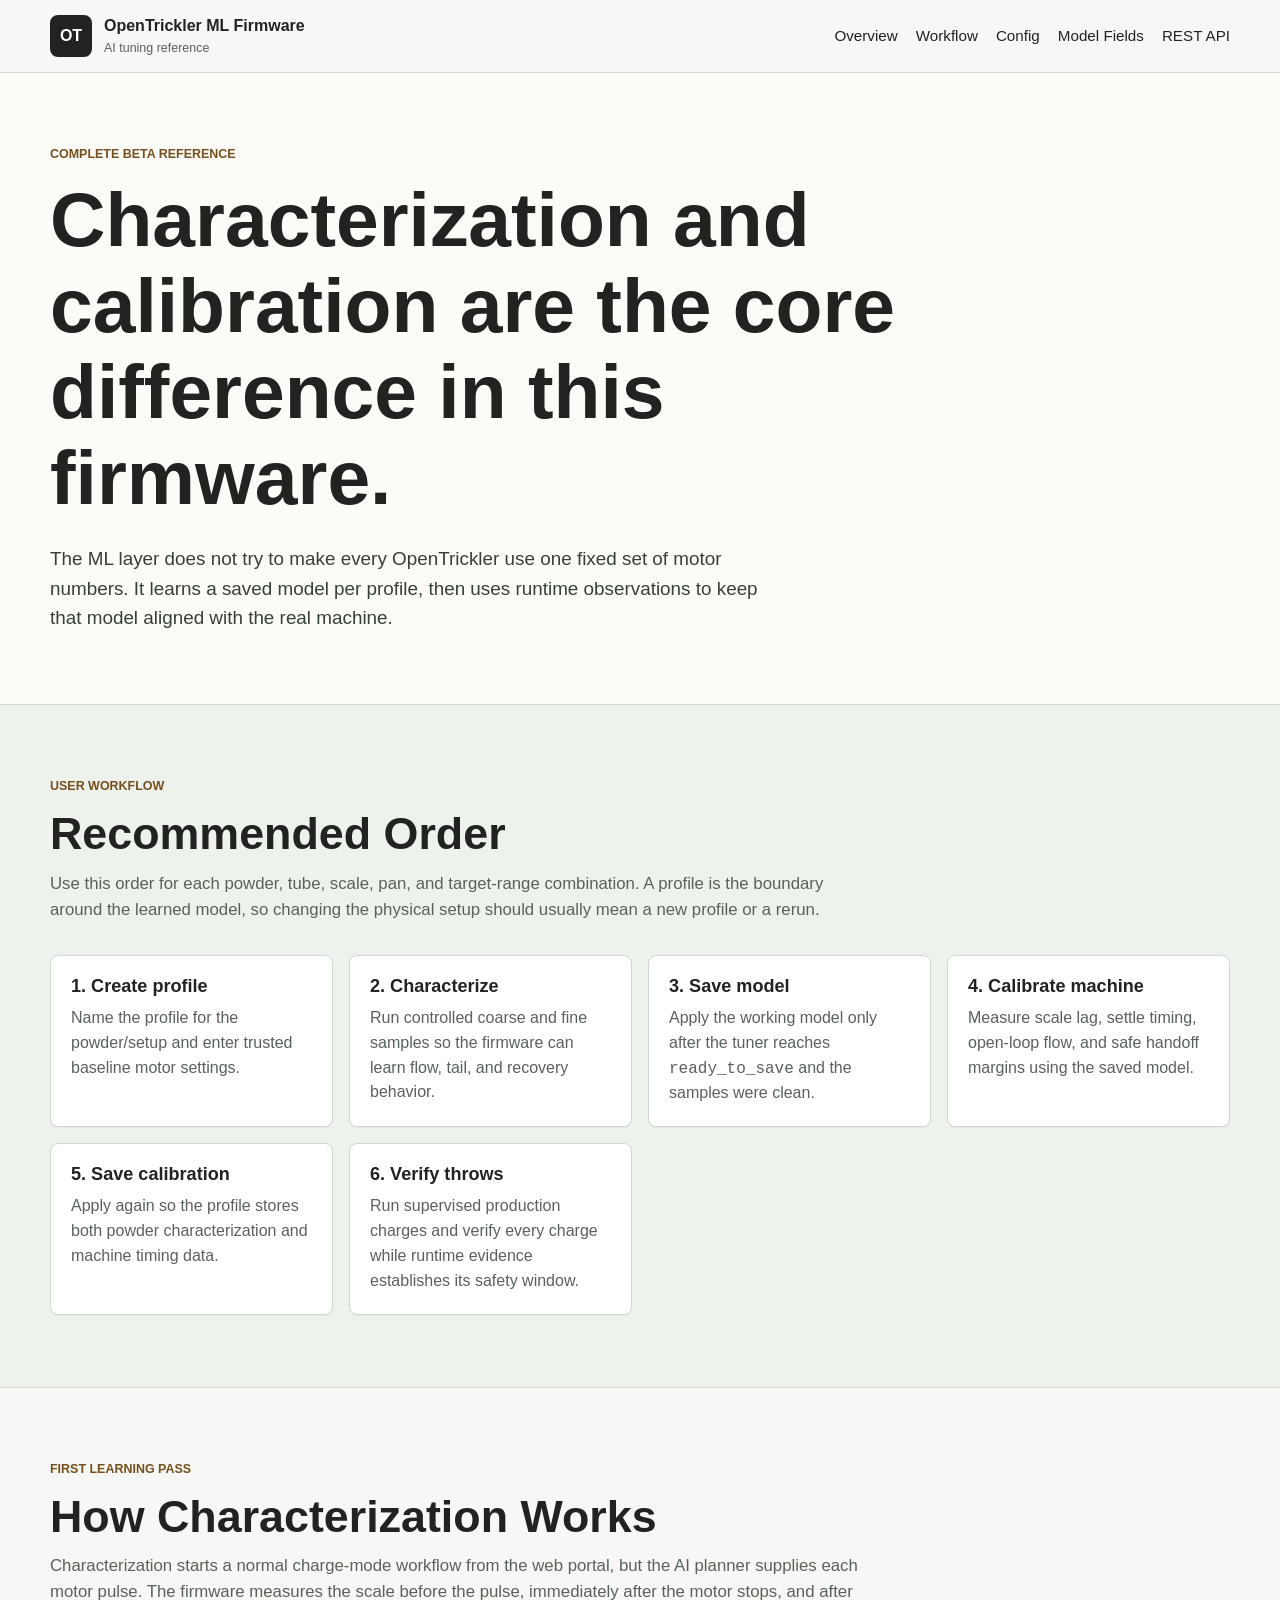
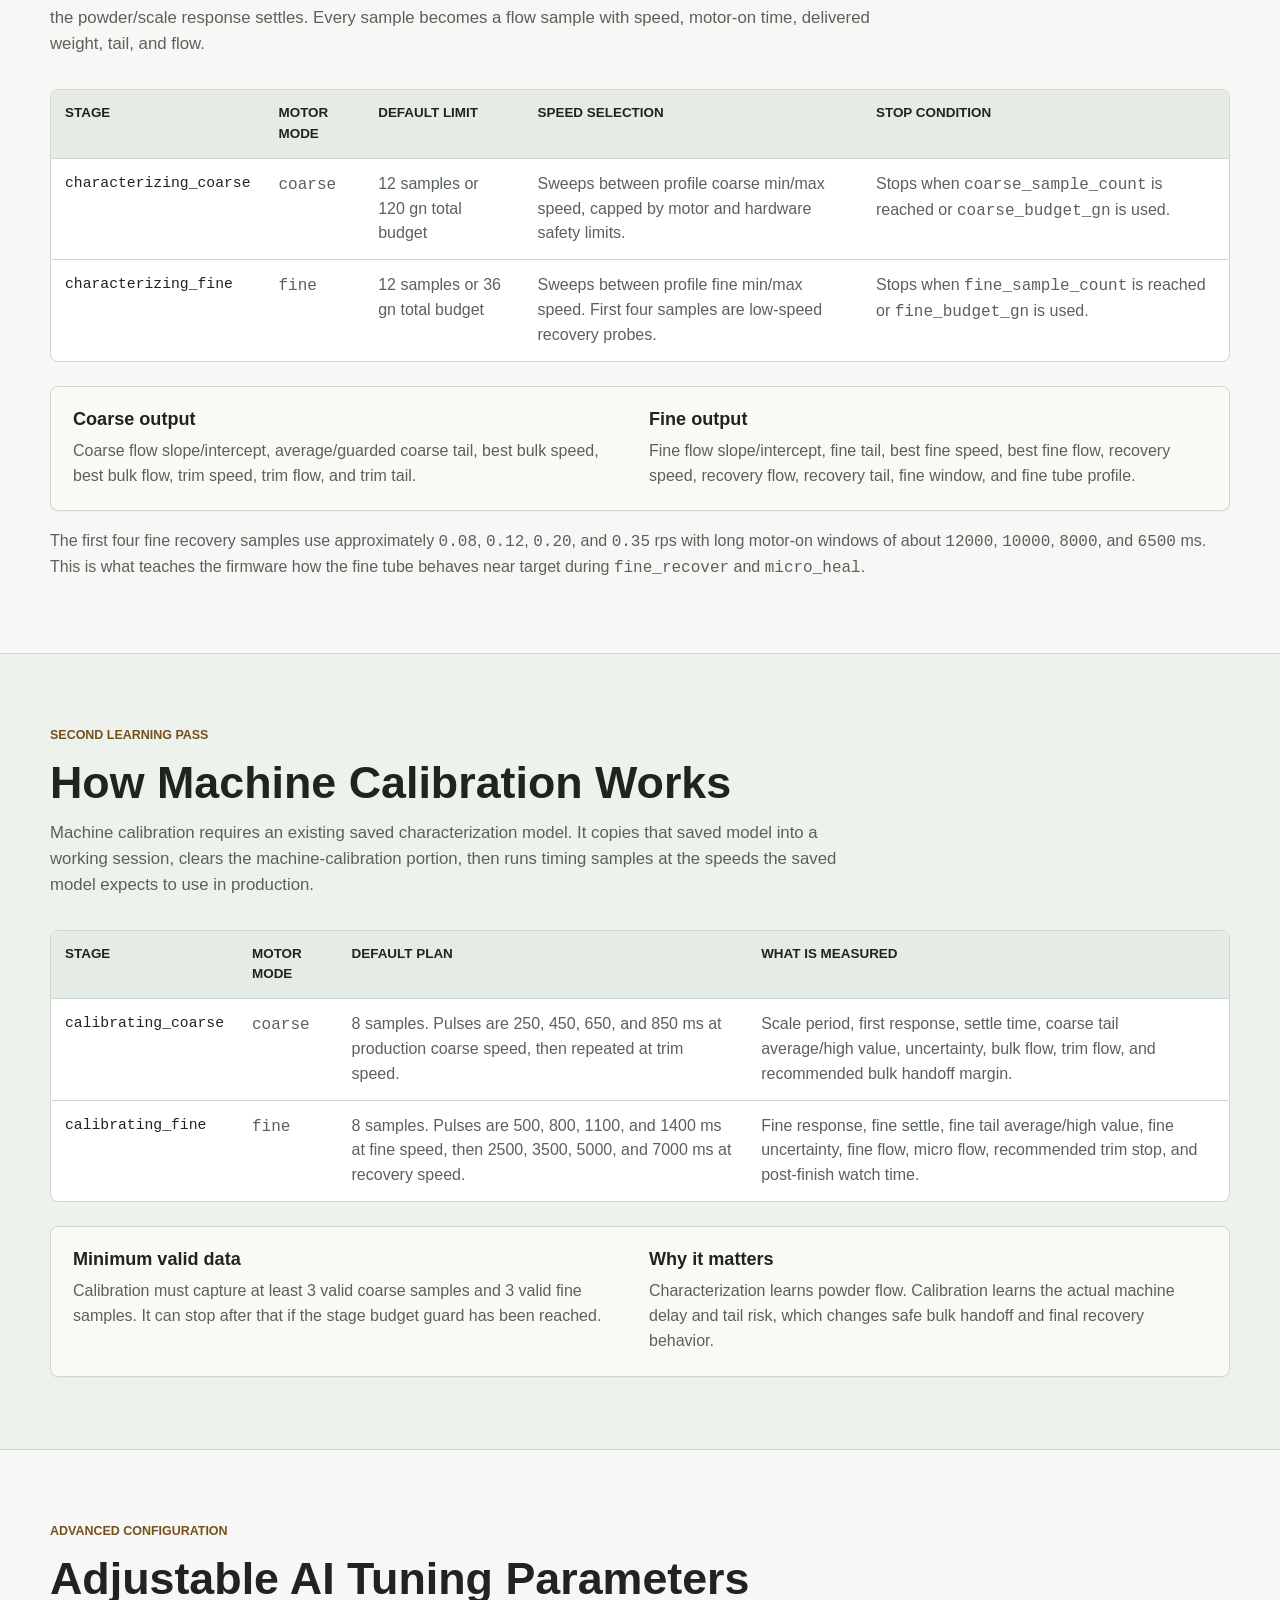
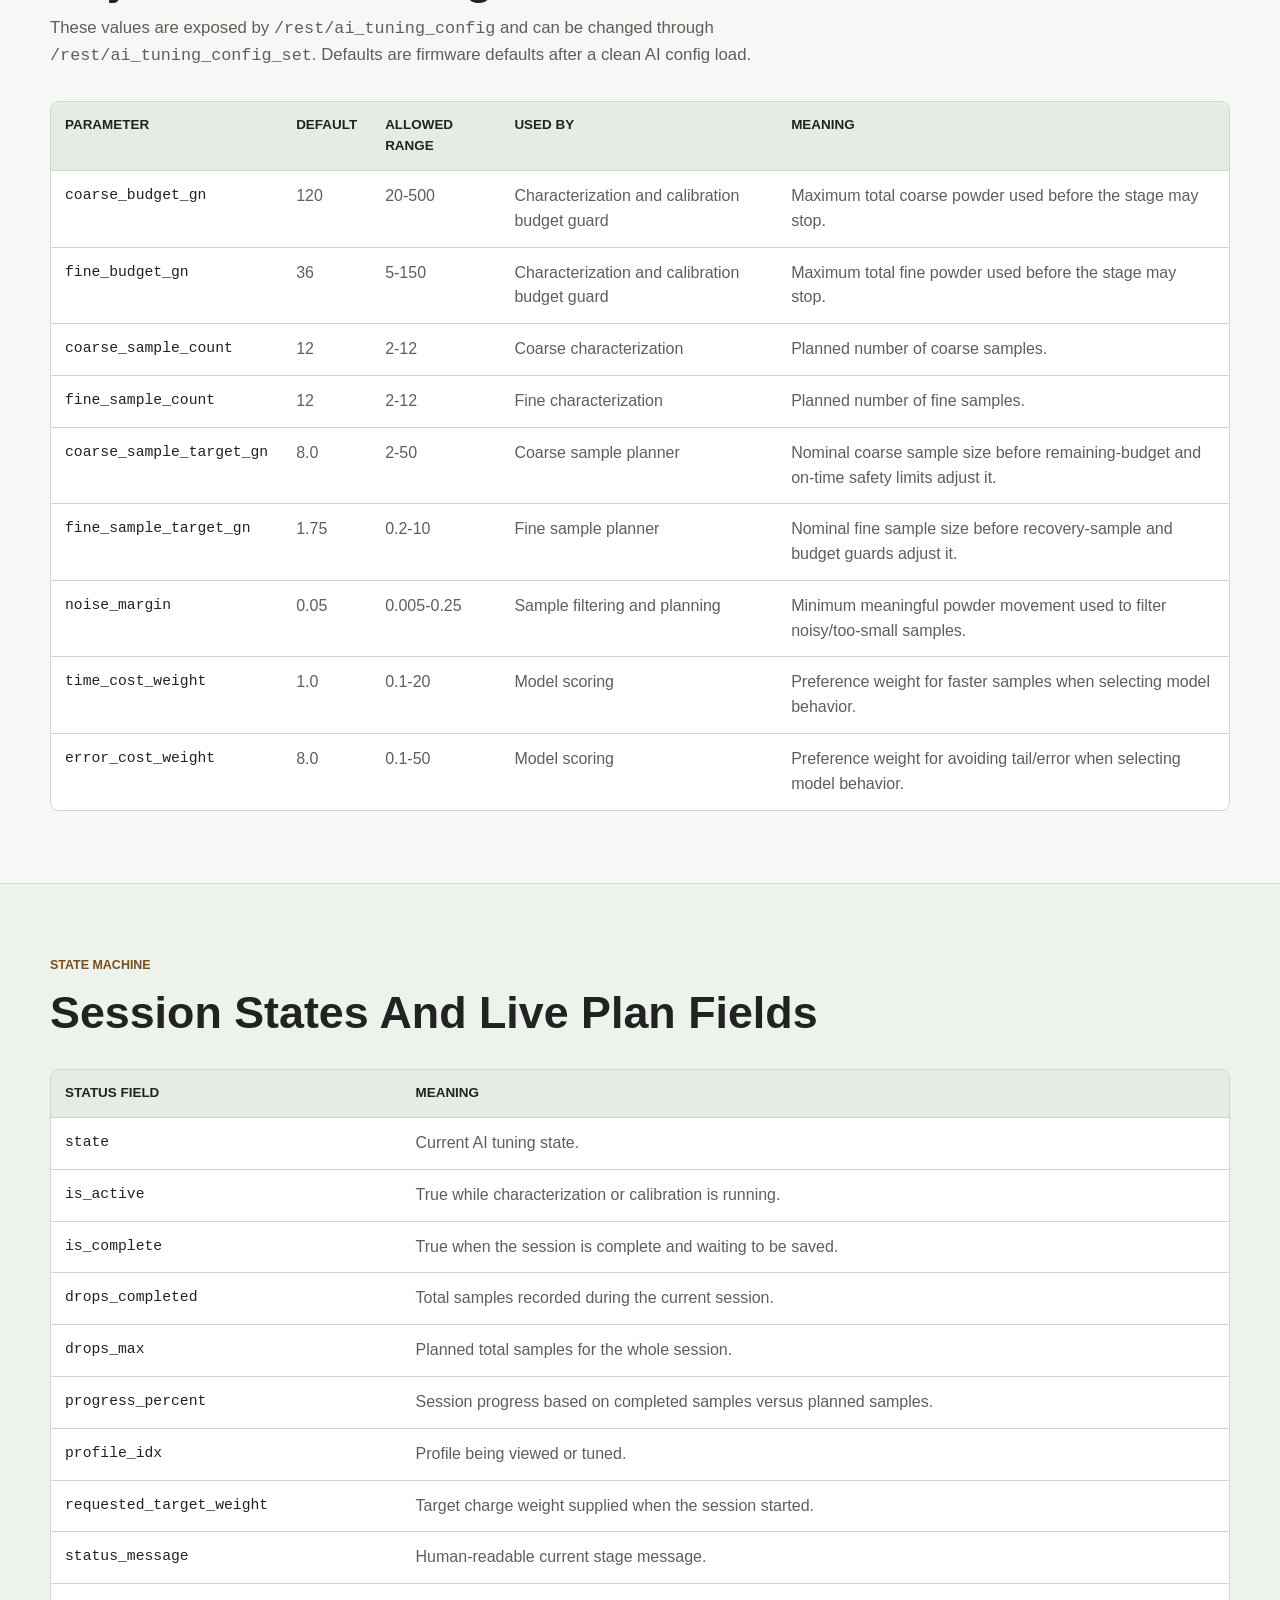
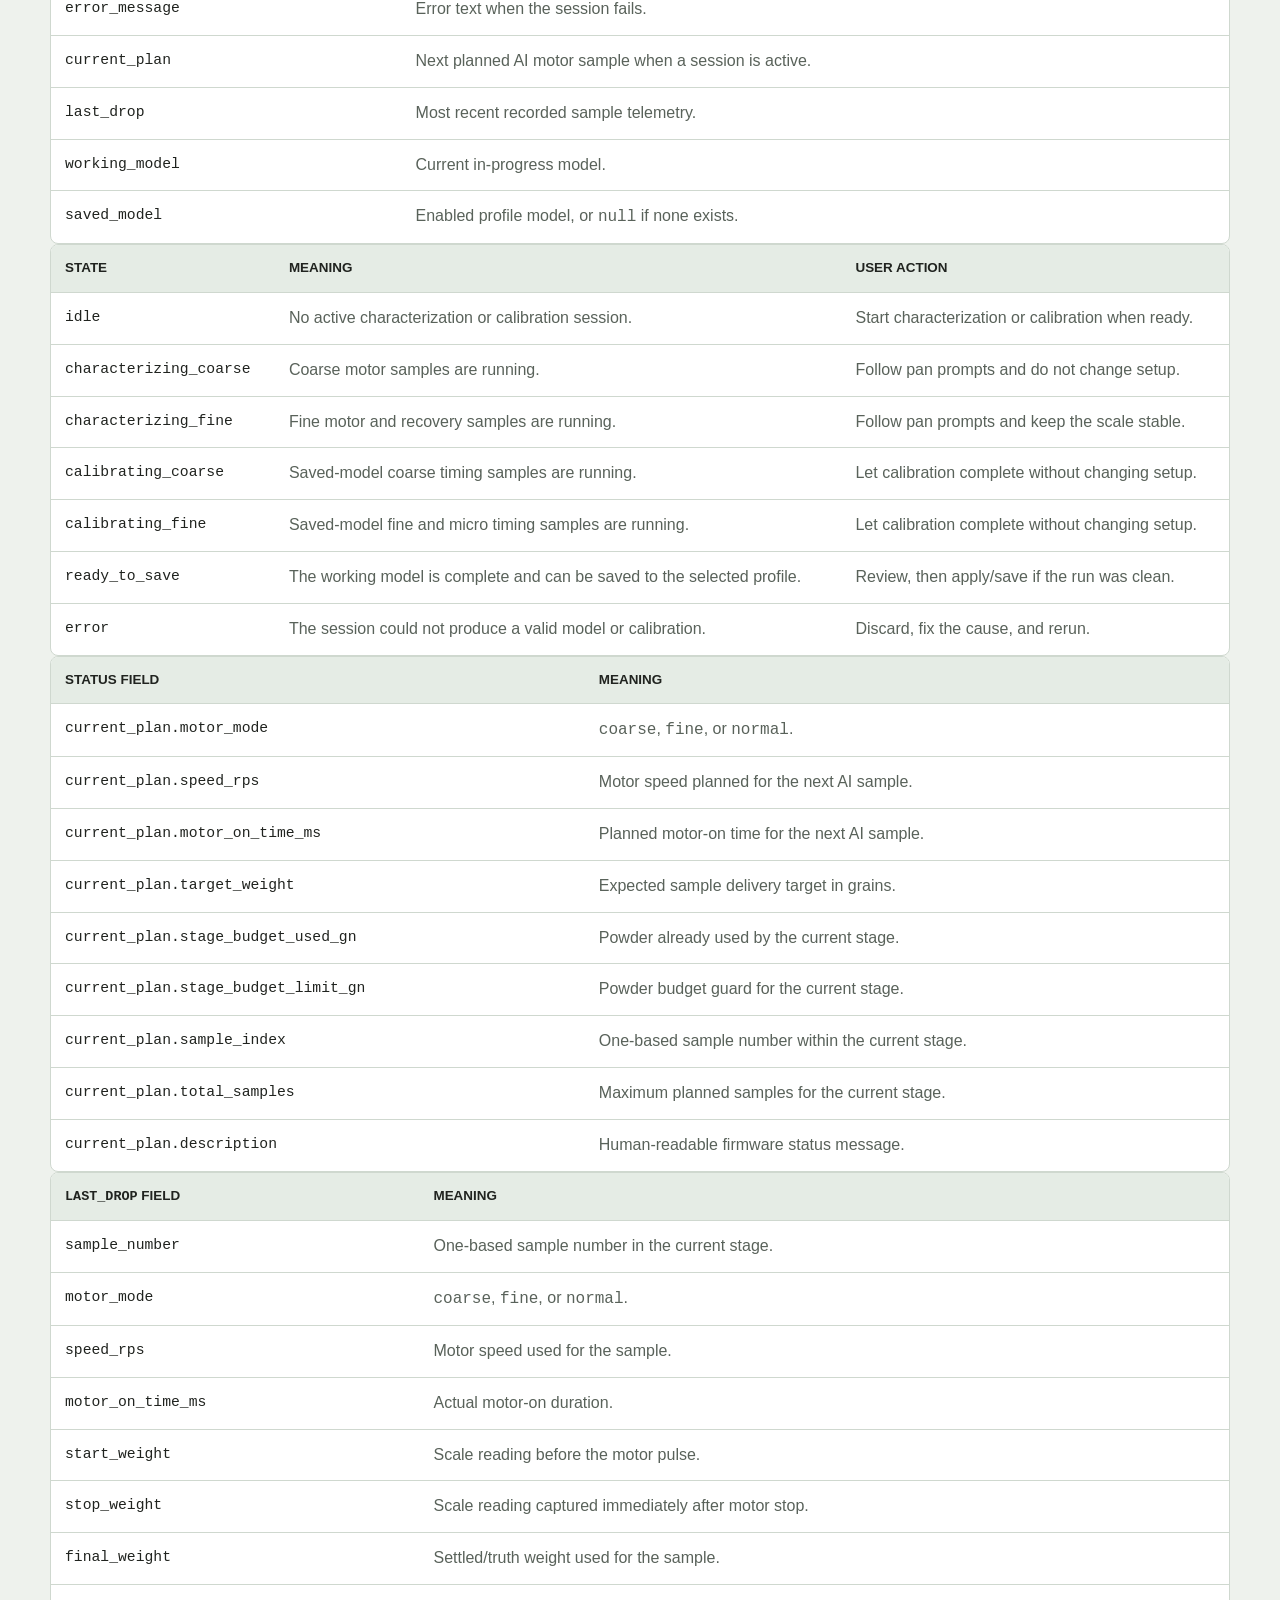
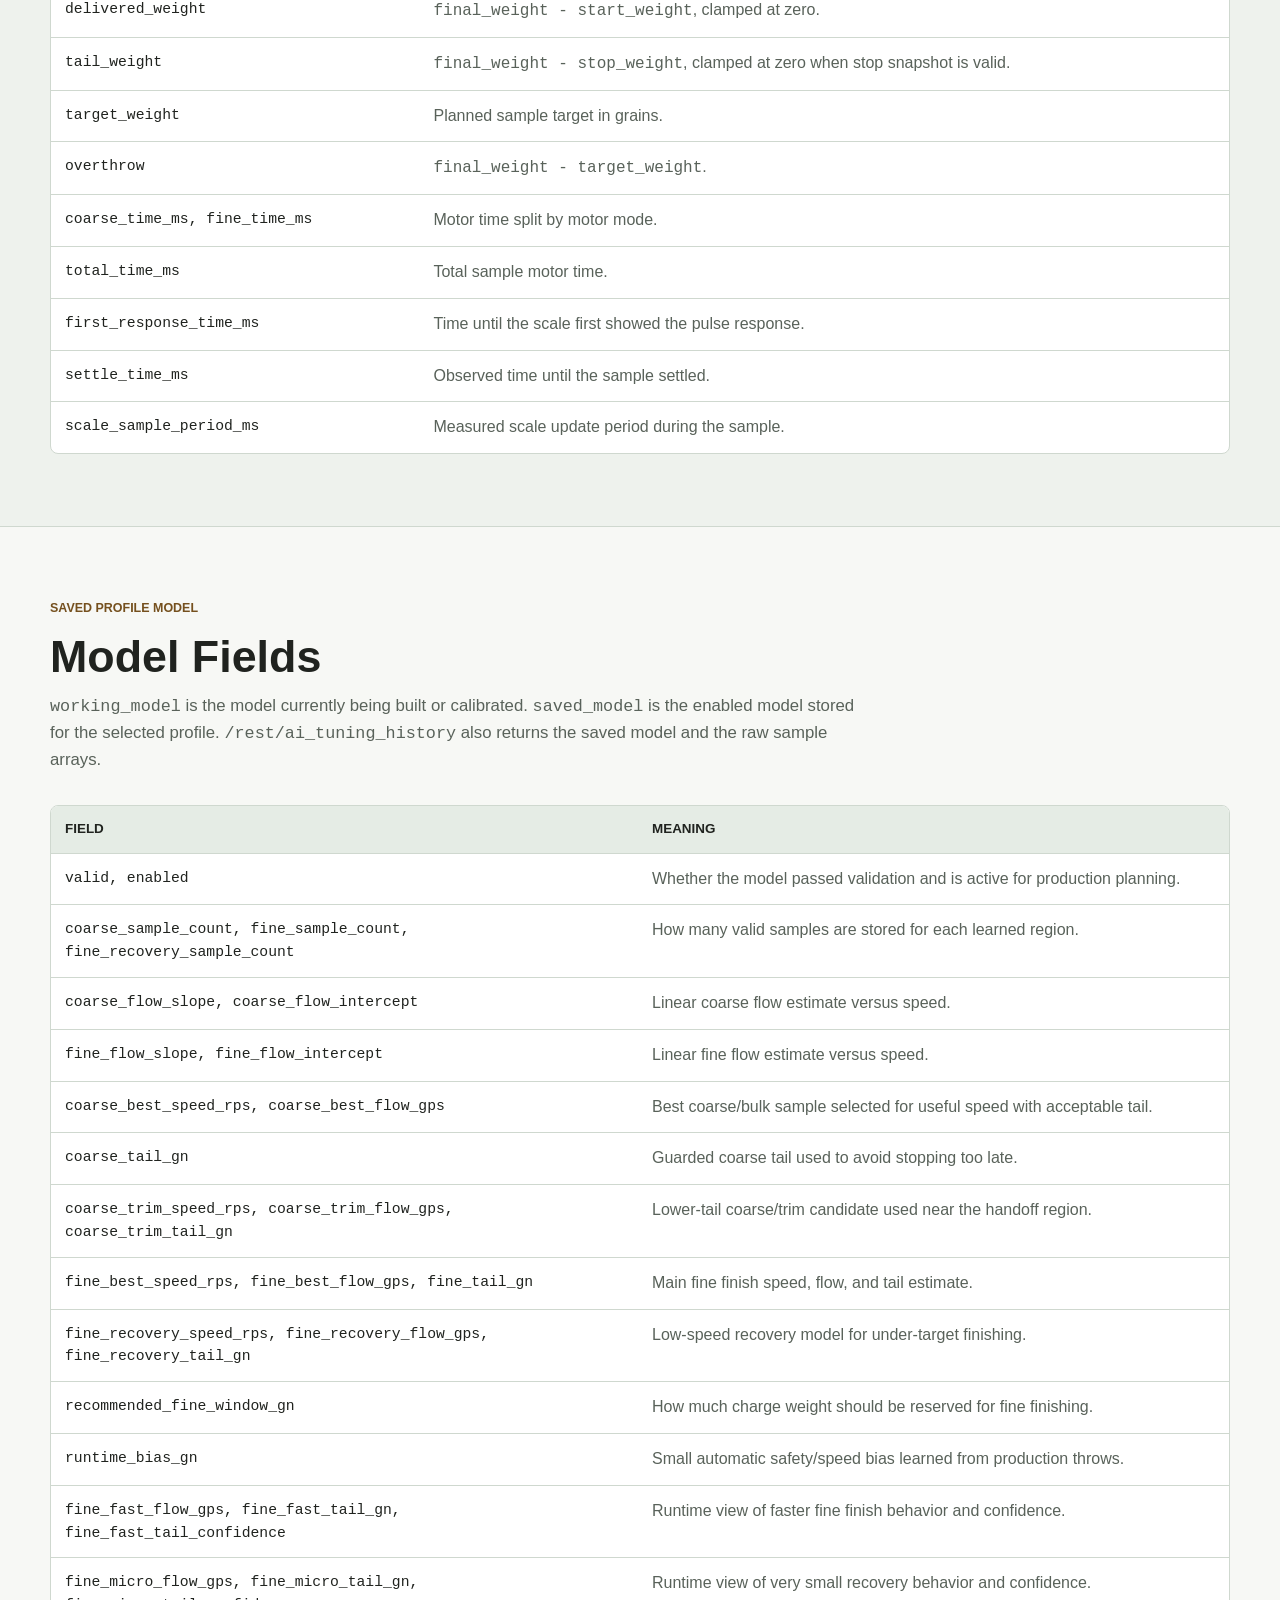
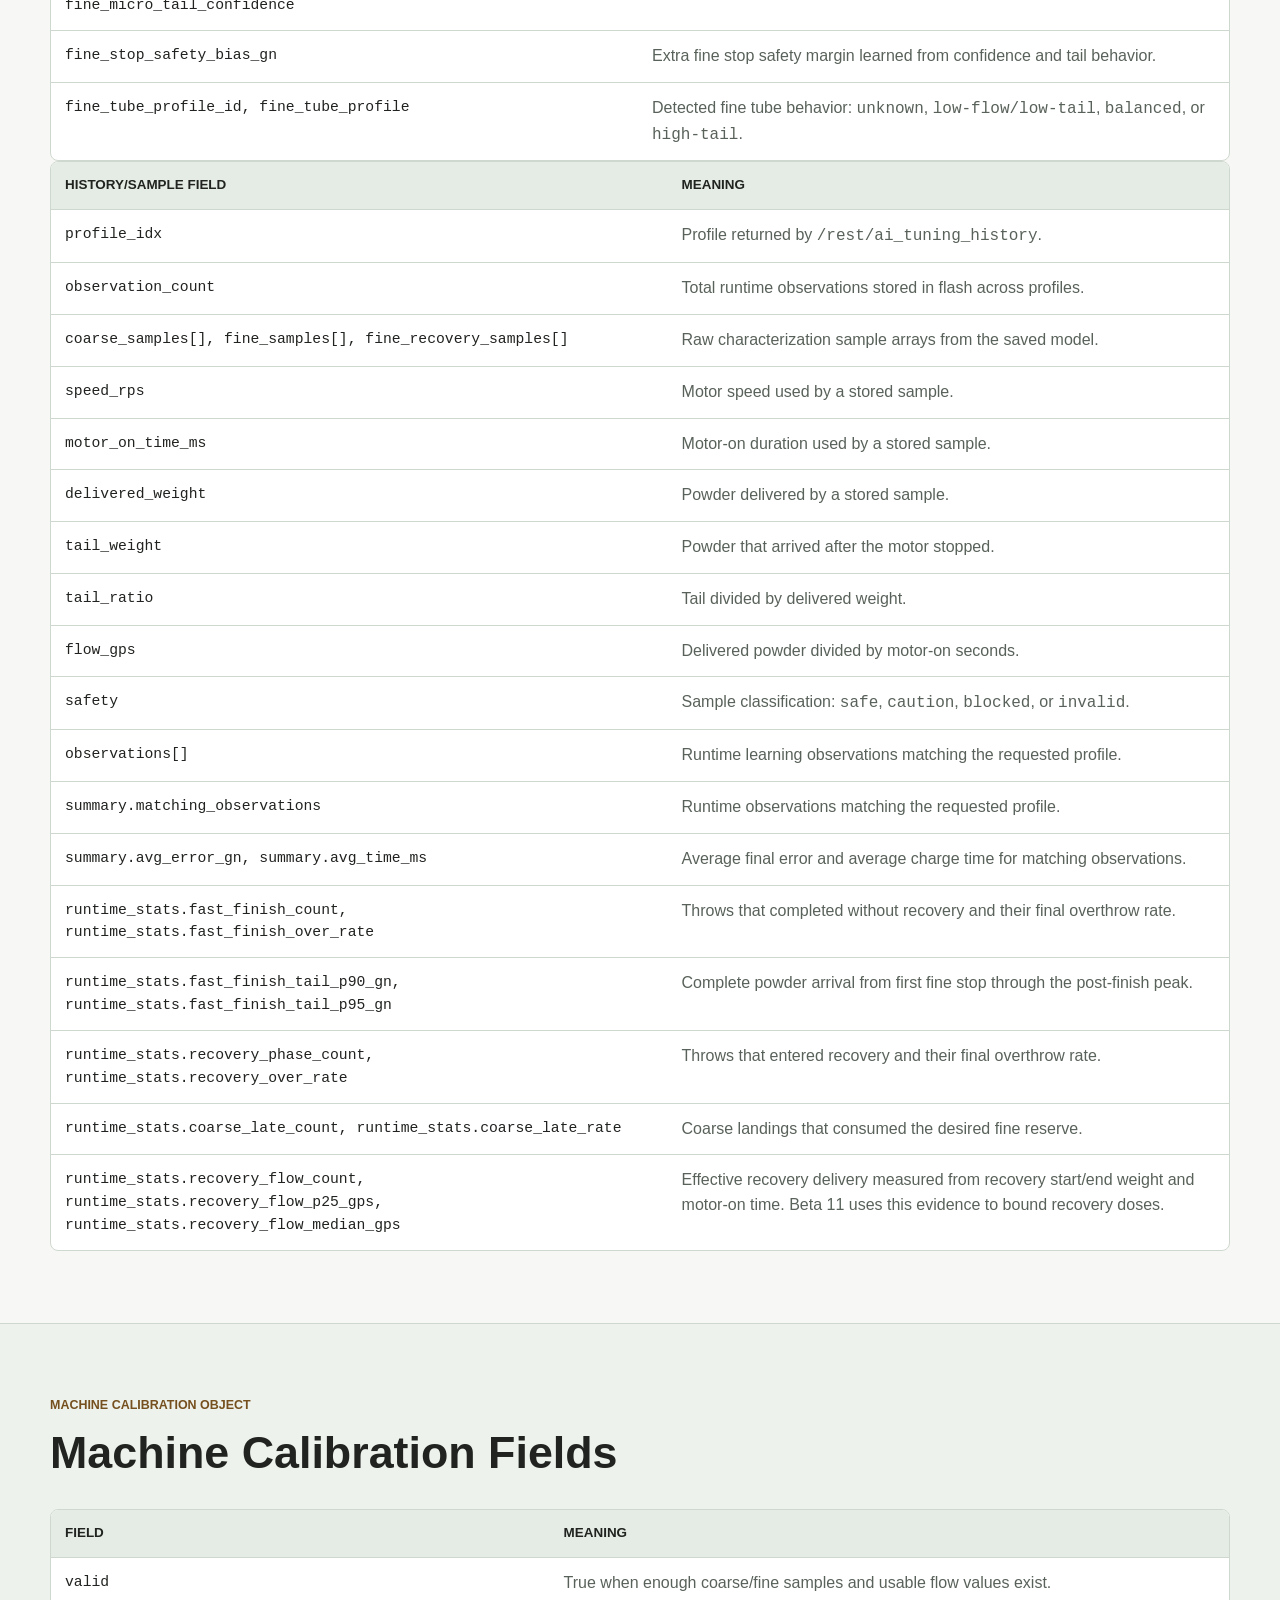
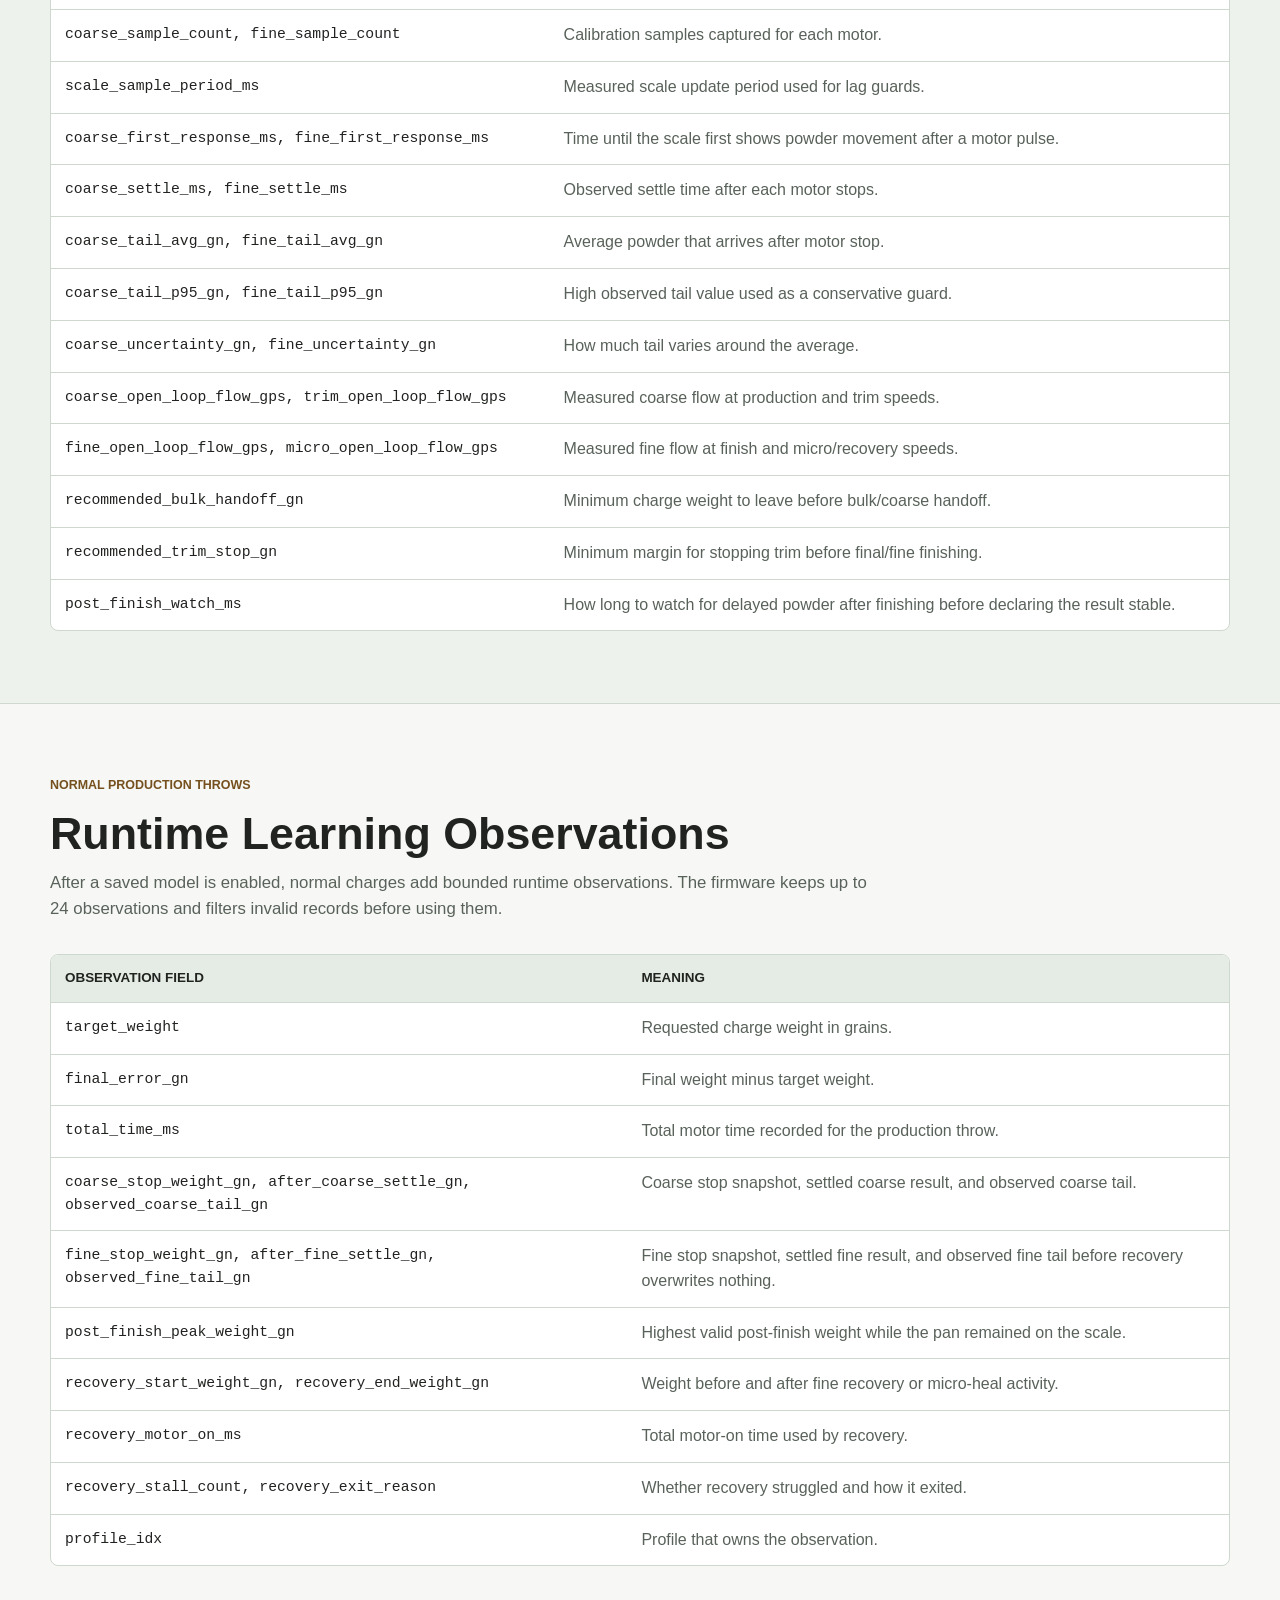
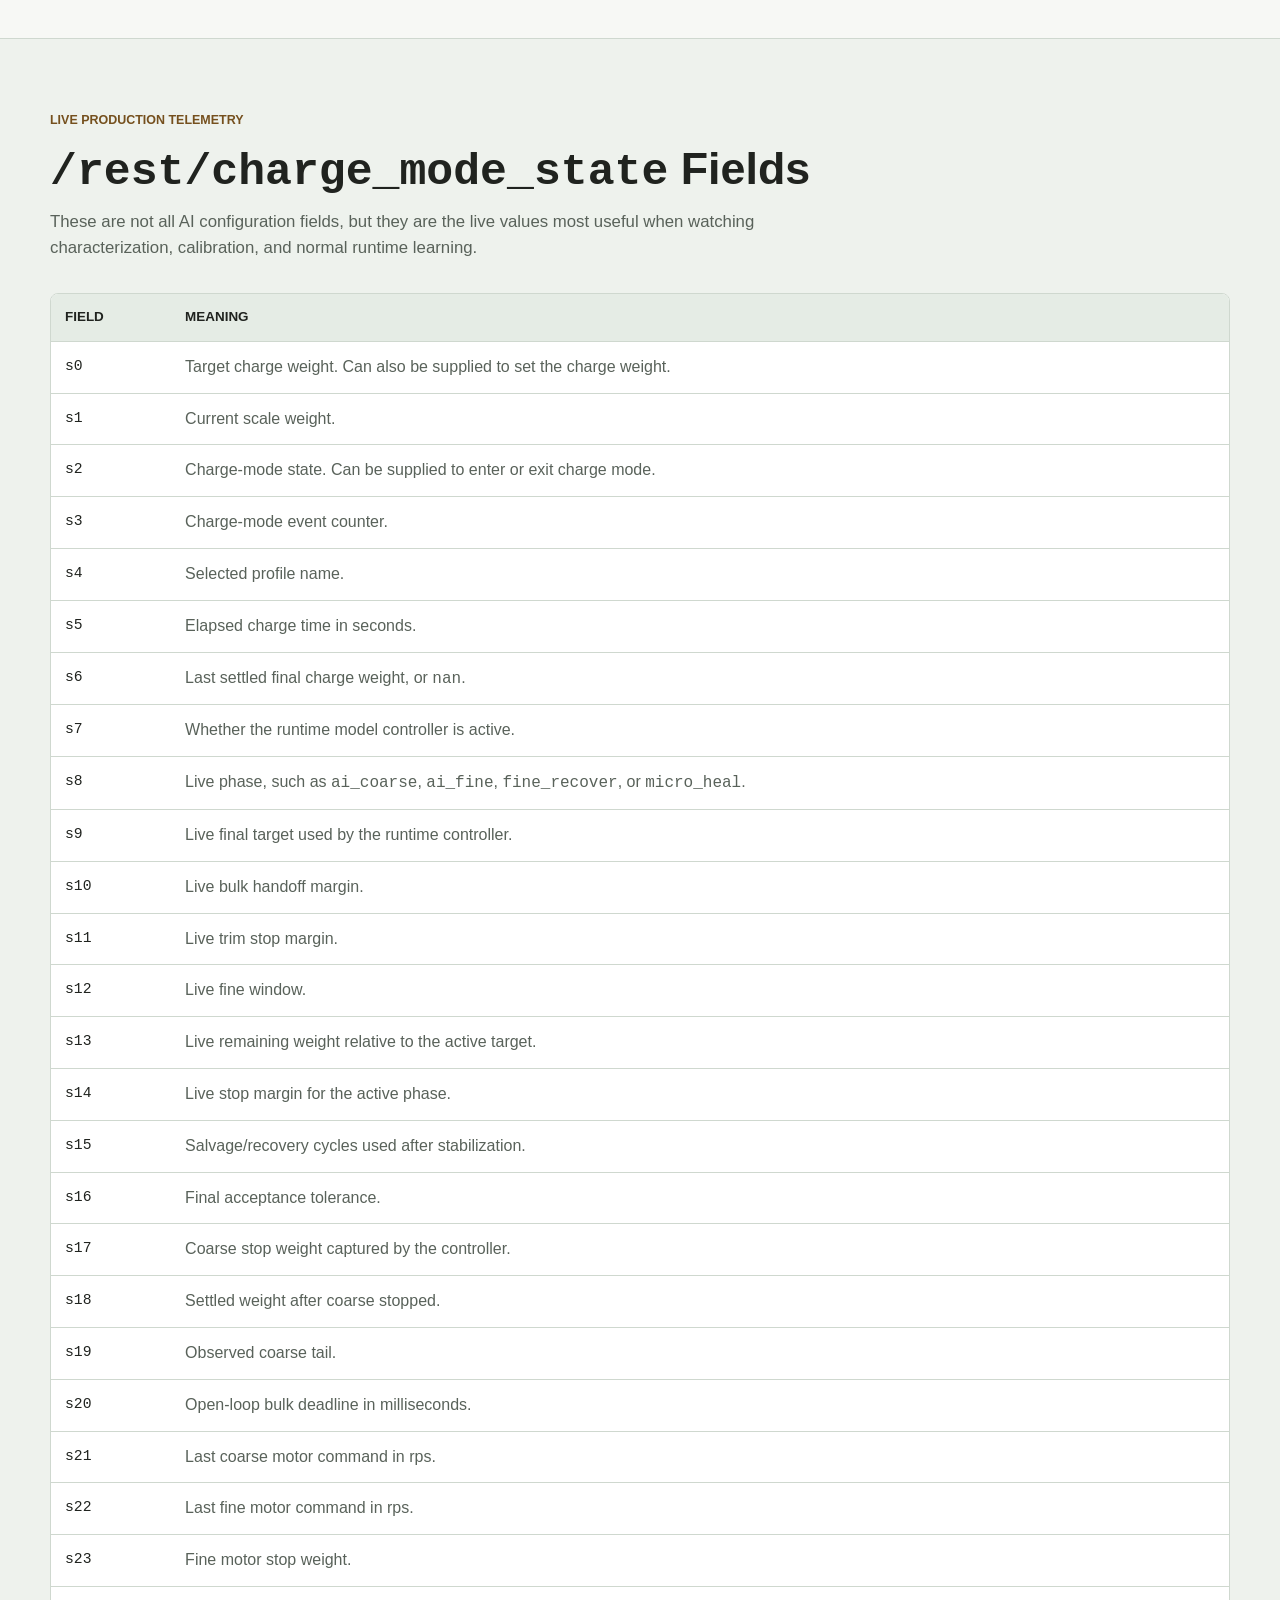
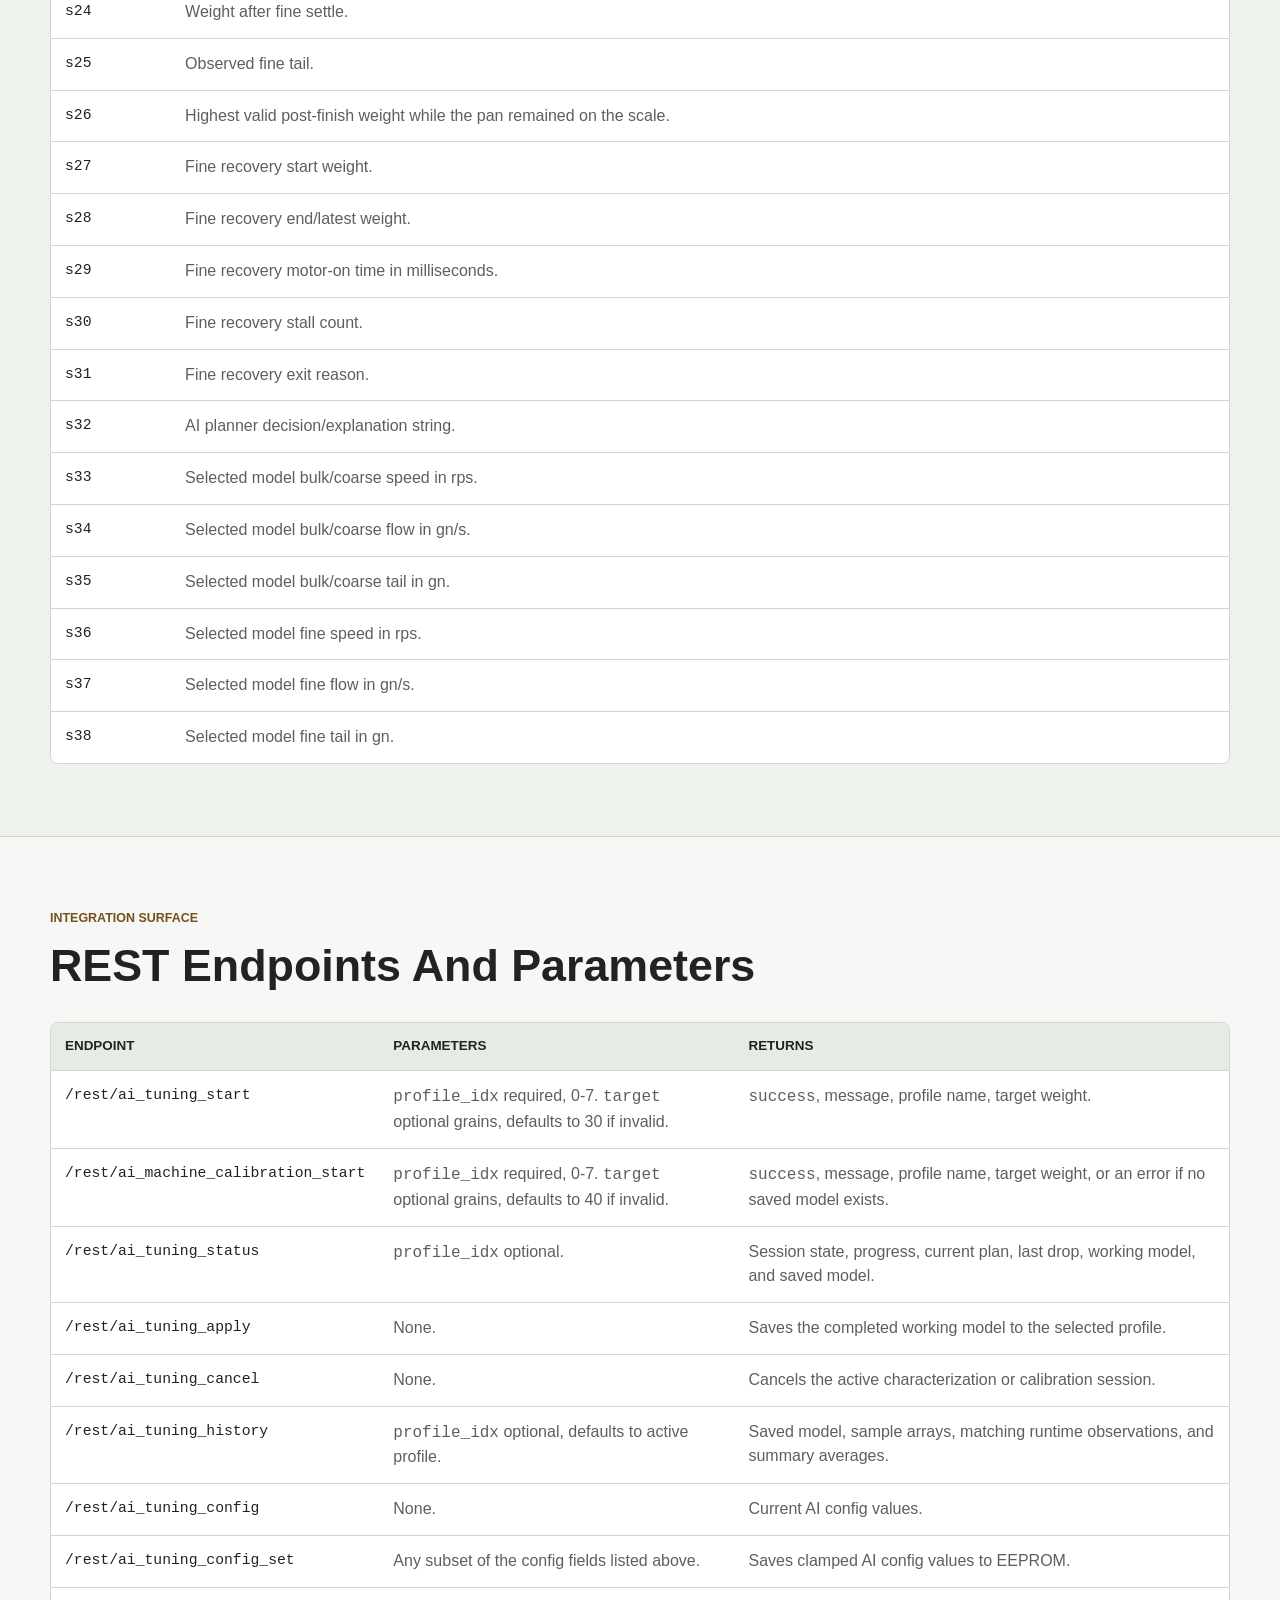
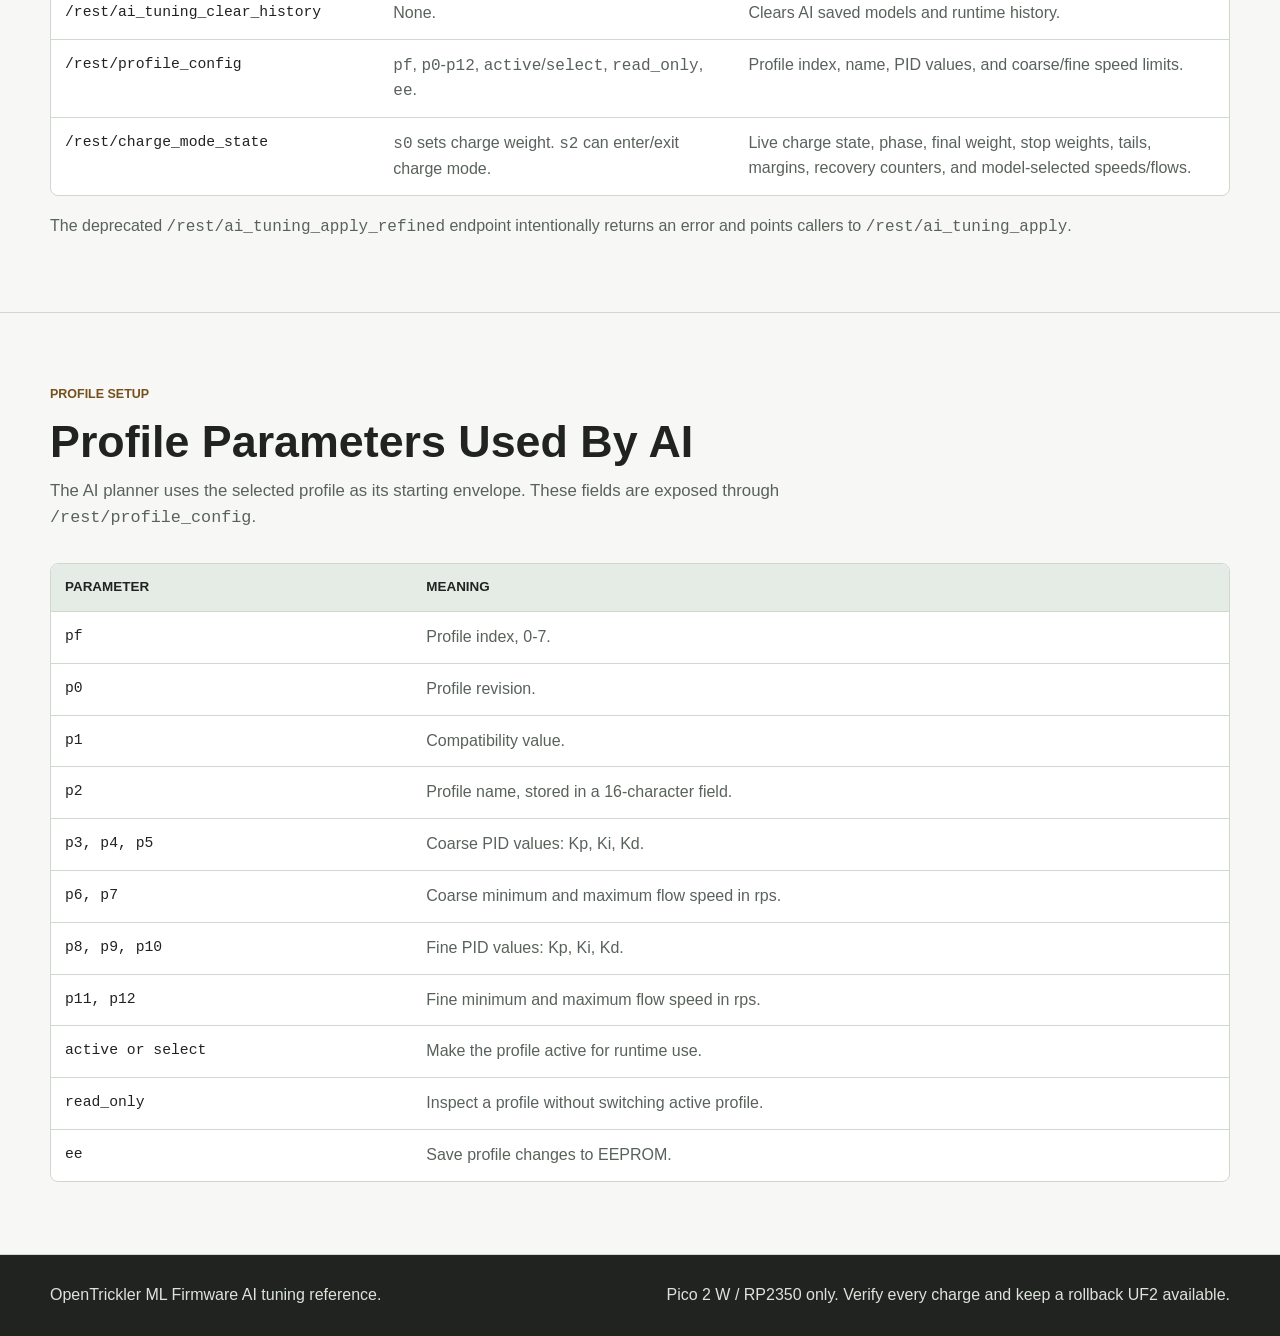
<file: docs/ai-tuning-reference.html>
<!doctype html>
<html lang="en">
<head>
  <meta charset="utf-8">
  <meta name="viewport" content="width=device-width, initial-scale=1">
  <title>OpenTrickler ML AI Tuning Reference</title>
  <meta name="description" content="Detailed characterization, machine calibration, runtime learning, and REST parameter reference for OpenTrickler ML Firmware.">
  <link rel="stylesheet" href="assets/site.css">
</head>
<body>
  <header class="site-header">
    <nav class="nav-wrap" aria-label="Primary navigation">
      <a class="brand" href="index.html" aria-label="OpenTrickler ML Firmware home">
        <span class="brand-mark">OT</span>
        <span>
          <strong>OpenTrickler ML Firmware</strong>
          <small>AI tuning reference</small>
        </span>
      </a>
      <div class="nav-links">
        <a href="index.html">Overview</a>
        <a href="#workflow">Workflow</a>
        <a href="#config">Config</a>
        <a href="#model">Model Fields</a>
        <a href="#api">REST API</a>
      </div>
    </nav>
  </header>

  <main id="top">
    <section class="hero section-band">
      <div class="section-inner">
        <p class="eyebrow">Complete beta reference</p>
        <h1>Characterization and calibration are the core difference in this firmware.</h1>
        <p class="lede">
          The ML layer does not try to make every OpenTrickler use one fixed set of motor numbers. It learns a saved
          model per profile, then uses runtime observations to keep that model aligned with the real machine.
        </p>
      </div>
    </section>

    <section id="workflow" class="section-band alt">
      <div class="section-inner">
        <div class="section-heading">
          <p class="eyebrow">User workflow</p>
          <h2>Recommended Order</h2>
          <p>
            Use this order for each powder, tube, scale, pan, and target-range combination. A profile is the boundary
            around the learned model, so changing the physical setup should usually mean a new profile or a rerun.
          </p>
        </div>
        <div class="workflow-grid">
          <article>
            <h3>1. Create profile</h3>
            <p>Name the profile for the powder/setup and enter trusted baseline motor settings.</p>
          </article>
          <article>
            <h3>2. Characterize</h3>
            <p>Run controlled coarse and fine samples so the firmware can learn flow, tail, and recovery behavior.</p>
          </article>
          <article>
            <h3>3. Save model</h3>
            <p>Apply the working model only after the tuner reaches <code>ready_to_save</code> and the samples were clean.</p>
          </article>
          <article>
            <h3>4. Calibrate machine</h3>
            <p>Measure scale lag, settle timing, open-loop flow, and safe handoff margins using the saved model.</p>
          </article>
          <article>
            <h3>5. Save calibration</h3>
            <p>Apply again so the profile stores both powder characterization and machine timing data.</p>
          </article>
          <article>
            <h3>6. Verify throws</h3>
            <p>Run supervised production charges and verify every charge while runtime evidence establishes its safety window.</p>
          </article>
        </div>
      </div>
    </section>

    <section id="characterization" class="section-band">
      <div class="section-inner">
        <div class="section-heading">
          <p class="eyebrow">First learning pass</p>
          <h2>How Characterization Works</h2>
          <p>
            Characterization starts a normal charge-mode workflow from the web portal, but the AI planner supplies each
            motor pulse. The firmware measures the scale before the pulse, immediately after the motor stops, and after
            the powder/scale response settles. Every sample becomes a flow sample with speed, motor-on time, delivered
            weight, tail, and flow.
          </p>
        </div>
        <div class="table-wrap">
          <table>
            <thead>
              <tr>
                <th>Stage</th>
                <th>Motor mode</th>
                <th>Default limit</th>
                <th>Speed selection</th>
                <th>Stop condition</th>
              </tr>
            </thead>
            <tbody>
              <tr>
                <td><code>characterizing_coarse</code></td>
                <td><code>coarse</code></td>
                <td>12 samples or 120 gn total budget</td>
                <td>Sweeps between profile coarse min/max speed, capped by motor and hardware safety limits.</td>
                <td>Stops when <code>coarse_sample_count</code> is reached or <code>coarse_budget_gn</code> is used.</td>
              </tr>
              <tr>
                <td><code>characterizing_fine</code></td>
                <td><code>fine</code></td>
                <td>12 samples or 36 gn total budget</td>
                <td>Sweeps between profile fine min/max speed. First four samples are low-speed recovery probes.</td>
                <td>Stops when <code>fine_sample_count</code> is reached or <code>fine_budget_gn</code> is used.</td>
              </tr>
            </tbody>
          </table>
        </div>
        <div class="data-panel">
          <div>
            <h3>Coarse output</h3>
            <p>Coarse flow slope/intercept, average/guarded coarse tail, best bulk speed, best bulk flow, trim speed, trim flow, and trim tail.</p>
          </div>
          <div>
            <h3>Fine output</h3>
            <p>Fine flow slope/intercept, fine tail, best fine speed, best fine flow, recovery speed, recovery flow, recovery tail, fine window, and fine tube profile.</p>
          </div>
        </div>
        <p class="small-note">
          The first four fine recovery samples use approximately <code>0.08</code>, <code>0.12</code>, <code>0.20</code>,
          and <code>0.35</code> rps with long motor-on windows of about <code>12000</code>, <code>10000</code>,
          <code>8000</code>, and <code>6500</code> ms. This is what teaches the firmware how the fine tube behaves
          near target during <code>fine_recover</code> and <code>micro_heal</code>.
        </p>
      </div>
    </section>

    <section id="calibration" class="section-band alt">
      <div class="section-inner">
        <div class="section-heading">
          <p class="eyebrow">Second learning pass</p>
          <h2>How Machine Calibration Works</h2>
          <p>
            Machine calibration requires an existing saved characterization model. It copies that saved model into a
            working session, clears the machine-calibration portion, then runs timing samples at the speeds the saved
            model expects to use in production.
          </p>
        </div>
        <div class="table-wrap">
          <table>
            <thead>
              <tr>
                <th>Stage</th>
                <th>Motor mode</th>
                <th>Default plan</th>
                <th>What is measured</th>
              </tr>
            </thead>
            <tbody>
              <tr>
                <td><code>calibrating_coarse</code></td>
                <td><code>coarse</code></td>
                <td>8 samples. Pulses are 250, 450, 650, and 850 ms at production coarse speed, then repeated at trim speed.</td>
                <td>Scale period, first response, settle time, coarse tail average/high value, uncertainty, bulk flow, trim flow, and recommended bulk handoff margin.</td>
              </tr>
              <tr>
                <td><code>calibrating_fine</code></td>
                <td><code>fine</code></td>
                <td>8 samples. Pulses are 500, 800, 1100, and 1400 ms at fine speed, then 2500, 3500, 5000, and 7000 ms at recovery speed.</td>
                <td>Fine response, fine settle, fine tail average/high value, fine uncertainty, fine flow, micro flow, recommended trim stop, and post-finish watch time.</td>
              </tr>
            </tbody>
          </table>
        </div>
        <div class="data-panel">
          <div>
            <h3>Minimum valid data</h3>
            <p>Calibration must capture at least 3 valid coarse samples and 3 valid fine samples. It can stop after that if the stage budget guard has been reached.</p>
          </div>
          <div>
            <h3>Why it matters</h3>
            <p>Characterization learns powder flow. Calibration learns the actual machine delay and tail risk, which changes safe bulk handoff and final recovery behavior.</p>
          </div>
        </div>
      </div>
    </section>

    <section id="config" class="section-band">
      <div class="section-inner">
        <div class="section-heading">
          <p class="eyebrow">Advanced configuration</p>
          <h2>Adjustable AI Tuning Parameters</h2>
          <p>
            These values are exposed by <code>/rest/ai_tuning_config</code> and can be changed through
            <code>/rest/ai_tuning_config_set</code>. Defaults are firmware defaults after a clean AI config load.
          </p>
        </div>
        <div class="table-wrap">
          <table>
            <thead>
              <tr>
                <th>Parameter</th>
                <th>Default</th>
                <th>Allowed range</th>
                <th>Used by</th>
                <th>Meaning</th>
              </tr>
            </thead>
            <tbody>
              <tr><td><code>coarse_budget_gn</code></td><td>120</td><td>20-500</td><td>Characterization and calibration budget guard</td><td>Maximum total coarse powder used before the stage may stop.</td></tr>
              <tr><td><code>fine_budget_gn</code></td><td>36</td><td>5-150</td><td>Characterization and calibration budget guard</td><td>Maximum total fine powder used before the stage may stop.</td></tr>
              <tr><td><code>coarse_sample_count</code></td><td>12</td><td>2-12</td><td>Coarse characterization</td><td>Planned number of coarse samples.</td></tr>
              <tr><td><code>fine_sample_count</code></td><td>12</td><td>2-12</td><td>Fine characterization</td><td>Planned number of fine samples.</td></tr>
              <tr><td><code>coarse_sample_target_gn</code></td><td>8.0</td><td>2-50</td><td>Coarse sample planner</td><td>Nominal coarse sample size before remaining-budget and on-time safety limits adjust it.</td></tr>
              <tr><td><code>fine_sample_target_gn</code></td><td>1.75</td><td>0.2-10</td><td>Fine sample planner</td><td>Nominal fine sample size before recovery-sample and budget guards adjust it.</td></tr>
              <tr><td><code>noise_margin</code></td><td>0.05</td><td>0.005-0.25</td><td>Sample filtering and planning</td><td>Minimum meaningful powder movement used to filter noisy/too-small samples.</td></tr>
              <tr><td><code>time_cost_weight</code></td><td>1.0</td><td>0.1-20</td><td>Model scoring</td><td>Preference weight for faster samples when selecting model behavior.</td></tr>
              <tr><td><code>error_cost_weight</code></td><td>8.0</td><td>0.1-50</td><td>Model scoring</td><td>Preference weight for avoiding tail/error when selecting model behavior.</td></tr>
            </tbody>
          </table>
        </div>
      </div>
    </section>

    <section id="status" class="section-band alt">
      <div class="section-inner">
        <div class="section-heading">
          <p class="eyebrow">State machine</p>
          <h2>Session States And Live Plan Fields</h2>
        </div>
        <div class="table-wrap">
          <table>
            <thead>
              <tr>
                <th>Status field</th>
                <th>Meaning</th>
              </tr>
            </thead>
            <tbody>
              <tr><td><code>state</code></td><td>Current AI tuning state.</td></tr>
              <tr><td><code>is_active</code></td><td>True while characterization or calibration is running.</td></tr>
              <tr><td><code>is_complete</code></td><td>True when the session is complete and waiting to be saved.</td></tr>
              <tr><td><code>drops_completed</code></td><td>Total samples recorded during the current session.</td></tr>
              <tr><td><code>drops_max</code></td><td>Planned total samples for the whole session.</td></tr>
              <tr><td><code>progress_percent</code></td><td>Session progress based on completed samples versus planned samples.</td></tr>
              <tr><td><code>profile_idx</code></td><td>Profile being viewed or tuned.</td></tr>
              <tr><td><code>requested_target_weight</code></td><td>Target charge weight supplied when the session started.</td></tr>
              <tr><td><code>status_message</code></td><td>Human-readable current stage message.</td></tr>
              <tr><td><code>error_message</code></td><td>Error text when the session fails.</td></tr>
              <tr><td><code>current_plan</code></td><td>Next planned AI motor sample when a session is active.</td></tr>
              <tr><td><code>last_drop</code></td><td>Most recent recorded sample telemetry.</td></tr>
              <tr><td><code>working_model</code></td><td>Current in-progress model.</td></tr>
              <tr><td><code>saved_model</code></td><td>Enabled profile model, or <code>null</code> if none exists.</td></tr>
            </tbody>
          </table>
        </div>
        <div class="table-wrap">
          <table>
            <thead>
              <tr>
                <th>State</th>
                <th>Meaning</th>
                <th>User action</th>
              </tr>
            </thead>
            <tbody>
              <tr><td><code>idle</code></td><td>No active characterization or calibration session.</td><td>Start characterization or calibration when ready.</td></tr>
              <tr><td><code>characterizing_coarse</code></td><td>Coarse motor samples are running.</td><td>Follow pan prompts and do not change setup.</td></tr>
              <tr><td><code>characterizing_fine</code></td><td>Fine motor and recovery samples are running.</td><td>Follow pan prompts and keep the scale stable.</td></tr>
              <tr><td><code>calibrating_coarse</code></td><td>Saved-model coarse timing samples are running.</td><td>Let calibration complete without changing setup.</td></tr>
              <tr><td><code>calibrating_fine</code></td><td>Saved-model fine and micro timing samples are running.</td><td>Let calibration complete without changing setup.</td></tr>
              <tr><td><code>ready_to_save</code></td><td>The working model is complete and can be saved to the selected profile.</td><td>Review, then apply/save if the run was clean.</td></tr>
              <tr><td><code>error</code></td><td>The session could not produce a valid model or calibration.</td><td>Discard, fix the cause, and rerun.</td></tr>
            </tbody>
          </table>
        </div>
        <div class="table-wrap offset-block">
          <table>
            <thead>
              <tr>
                <th>Status field</th>
                <th>Meaning</th>
              </tr>
            </thead>
            <tbody>
              <tr><td><code>current_plan.motor_mode</code></td><td><code>coarse</code>, <code>fine</code>, or <code>normal</code>.</td></tr>
              <tr><td><code>current_plan.speed_rps</code></td><td>Motor speed planned for the next AI sample.</td></tr>
              <tr><td><code>current_plan.motor_on_time_ms</code></td><td>Planned motor-on time for the next AI sample.</td></tr>
              <tr><td><code>current_plan.target_weight</code></td><td>Expected sample delivery target in grains.</td></tr>
              <tr><td><code>current_plan.stage_budget_used_gn</code></td><td>Powder already used by the current stage.</td></tr>
              <tr><td><code>current_plan.stage_budget_limit_gn</code></td><td>Powder budget guard for the current stage.</td></tr>
              <tr><td><code>current_plan.sample_index</code></td><td>One-based sample number within the current stage.</td></tr>
              <tr><td><code>current_plan.total_samples</code></td><td>Maximum planned samples for the current stage.</td></tr>
              <tr><td><code>current_plan.description</code></td><td>Human-readable firmware status message.</td></tr>
            </tbody>
          </table>
        </div>
        <div class="table-wrap offset-block">
          <table>
            <thead>
              <tr>
                <th><code>last_drop</code> field</th>
                <th>Meaning</th>
              </tr>
            </thead>
            <tbody>
              <tr><td><code>sample_number</code></td><td>One-based sample number in the current stage.</td></tr>
              <tr><td><code>motor_mode</code></td><td><code>coarse</code>, <code>fine</code>, or <code>normal</code>.</td></tr>
              <tr><td><code>speed_rps</code></td><td>Motor speed used for the sample.</td></tr>
              <tr><td><code>motor_on_time_ms</code></td><td>Actual motor-on duration.</td></tr>
              <tr><td><code>start_weight</code></td><td>Scale reading before the motor pulse.</td></tr>
              <tr><td><code>stop_weight</code></td><td>Scale reading captured immediately after motor stop.</td></tr>
              <tr><td><code>final_weight</code></td><td>Settled/truth weight used for the sample.</td></tr>
              <tr><td><code>delivered_weight</code></td><td><code>final_weight - start_weight</code>, clamped at zero.</td></tr>
              <tr><td><code>tail_weight</code></td><td><code>final_weight - stop_weight</code>, clamped at zero when stop snapshot is valid.</td></tr>
              <tr><td><code>target_weight</code></td><td>Planned sample target in grains.</td></tr>
              <tr><td><code>overthrow</code></td><td><code>final_weight - target_weight</code>.</td></tr>
              <tr><td><code>coarse_time_ms</code>, <code>fine_time_ms</code></td><td>Motor time split by motor mode.</td></tr>
              <tr><td><code>total_time_ms</code></td><td>Total sample motor time.</td></tr>
              <tr><td><code>first_response_time_ms</code></td><td>Time until the scale first showed the pulse response.</td></tr>
              <tr><td><code>settle_time_ms</code></td><td>Observed time until the sample settled.</td></tr>
              <tr><td><code>scale_sample_period_ms</code></td><td>Measured scale update period during the sample.</td></tr>
            </tbody>
          </table>
        </div>
      </div>
    </section>

    <section id="model" class="section-band">
      <div class="section-inner">
        <div class="section-heading">
          <p class="eyebrow">Saved profile model</p>
          <h2>Model Fields</h2>
          <p>
            <code>working_model</code> is the model currently being built or calibrated. <code>saved_model</code> is
            the enabled model stored for the selected profile. <code>/rest/ai_tuning_history</code> also returns
            the saved model and the raw sample arrays.
          </p>
        </div>
        <div class="table-wrap">
          <table>
            <thead>
              <tr>
                <th>Field</th>
                <th>Meaning</th>
              </tr>
            </thead>
            <tbody>
              <tr><td><code>valid</code>, <code>enabled</code></td><td>Whether the model passed validation and is active for production planning.</td></tr>
              <tr><td><code>coarse_sample_count</code>, <code>fine_sample_count</code>, <code>fine_recovery_sample_count</code></td><td>How many valid samples are stored for each learned region.</td></tr>
              <tr><td><code>coarse_flow_slope</code>, <code>coarse_flow_intercept</code></td><td>Linear coarse flow estimate versus speed.</td></tr>
              <tr><td><code>fine_flow_slope</code>, <code>fine_flow_intercept</code></td><td>Linear fine flow estimate versus speed.</td></tr>
              <tr><td><code>coarse_best_speed_rps</code>, <code>coarse_best_flow_gps</code></td><td>Best coarse/bulk sample selected for useful speed with acceptable tail.</td></tr>
              <tr><td><code>coarse_tail_gn</code></td><td>Guarded coarse tail used to avoid stopping too late.</td></tr>
              <tr><td><code>coarse_trim_speed_rps</code>, <code>coarse_trim_flow_gps</code>, <code>coarse_trim_tail_gn</code></td><td>Lower-tail coarse/trim candidate used near the handoff region.</td></tr>
              <tr><td><code>fine_best_speed_rps</code>, <code>fine_best_flow_gps</code>, <code>fine_tail_gn</code></td><td>Main fine finish speed, flow, and tail estimate.</td></tr>
              <tr><td><code>fine_recovery_speed_rps</code>, <code>fine_recovery_flow_gps</code>, <code>fine_recovery_tail_gn</code></td><td>Low-speed recovery model for under-target finishing.</td></tr>
              <tr><td><code>recommended_fine_window_gn</code></td><td>How much charge weight should be reserved for fine finishing.</td></tr>
              <tr><td><code>runtime_bias_gn</code></td><td>Small automatic safety/speed bias learned from production throws.</td></tr>
              <tr><td><code>fine_fast_flow_gps</code>, <code>fine_fast_tail_gn</code>, <code>fine_fast_tail_confidence</code></td><td>Runtime view of faster fine finish behavior and confidence.</td></tr>
              <tr><td><code>fine_micro_flow_gps</code>, <code>fine_micro_tail_gn</code>, <code>fine_micro_tail_confidence</code></td><td>Runtime view of very small recovery behavior and confidence.</td></tr>
              <tr><td><code>fine_stop_safety_bias_gn</code></td><td>Extra fine stop safety margin learned from confidence and tail behavior.</td></tr>
              <tr><td><code>fine_tube_profile_id</code>, <code>fine_tube_profile</code></td><td>Detected fine tube behavior: <code>unknown</code>, <code>low-flow/low-tail</code>, <code>balanced</code>, or <code>high-tail</code>.</td></tr>
            </tbody>
          </table>
        </div>
        <div class="table-wrap offset-block">
          <table>
            <thead>
              <tr>
                <th>History/sample field</th>
                <th>Meaning</th>
              </tr>
            </thead>
            <tbody>
              <tr><td><code>profile_idx</code></td><td>Profile returned by <code>/rest/ai_tuning_history</code>.</td></tr>
              <tr><td><code>observation_count</code></td><td>Total runtime observations stored in flash across profiles.</td></tr>
              <tr><td><code>coarse_samples[]</code>, <code>fine_samples[]</code>, <code>fine_recovery_samples[]</code></td><td>Raw characterization sample arrays from the saved model.</td></tr>
              <tr><td><code>speed_rps</code></td><td>Motor speed used by a stored sample.</td></tr>
              <tr><td><code>motor_on_time_ms</code></td><td>Motor-on duration used by a stored sample.</td></tr>
              <tr><td><code>delivered_weight</code></td><td>Powder delivered by a stored sample.</td></tr>
              <tr><td><code>tail_weight</code></td><td>Powder that arrived after the motor stopped.</td></tr>
              <tr><td><code>tail_ratio</code></td><td>Tail divided by delivered weight.</td></tr>
              <tr><td><code>flow_gps</code></td><td>Delivered powder divided by motor-on seconds.</td></tr>
              <tr><td><code>safety</code></td><td>Sample classification: <code>safe</code>, <code>caution</code>, <code>blocked</code>, or <code>invalid</code>.</td></tr>
              <tr><td><code>observations[]</code></td><td>Runtime learning observations matching the requested profile.</td></tr>
              <tr><td><code>summary.matching_observations</code></td><td>Runtime observations matching the requested profile.</td></tr>
              <tr><td><code>summary.avg_error_gn</code>, <code>summary.avg_time_ms</code></td><td>Average final error and average charge time for matching observations.</td></tr>
              <tr><td><code>runtime_stats.fast_finish_count</code>, <code>runtime_stats.fast_finish_over_rate</code></td><td>Throws that completed without recovery and their final overthrow rate.</td></tr>
              <tr><td><code>runtime_stats.fast_finish_tail_p90_gn</code>, <code>runtime_stats.fast_finish_tail_p95_gn</code></td><td>Complete powder arrival from first fine stop through the post-finish peak.</td></tr>
              <tr><td><code>runtime_stats.recovery_phase_count</code>, <code>runtime_stats.recovery_over_rate</code></td><td>Throws that entered recovery and their final overthrow rate.</td></tr>
              <tr><td><code>runtime_stats.coarse_late_count</code>, <code>runtime_stats.coarse_late_rate</code></td><td>Coarse landings that consumed the desired fine reserve.</td></tr>
              <tr><td><code>runtime_stats.recovery_flow_count</code>, <code>runtime_stats.recovery_flow_p25_gps</code>, <code>runtime_stats.recovery_flow_median_gps</code></td><td>Effective recovery delivery measured from recovery start/end weight and motor-on time. Beta 11 uses this evidence to bound recovery doses.</td></tr>
            </tbody>
          </table>
        </div>
      </div>
    </section>

    <section id="machine-fields" class="section-band alt">
      <div class="section-inner">
        <div class="section-heading">
          <p class="eyebrow">Machine calibration object</p>
          <h2>Machine Calibration Fields</h2>
        </div>
        <div class="table-wrap">
          <table>
            <thead>
              <tr>
                <th>Field</th>
                <th>Meaning</th>
              </tr>
            </thead>
            <tbody>
              <tr><td><code>valid</code></td><td>True when enough coarse/fine samples and usable flow values exist.</td></tr>
              <tr><td><code>coarse_sample_count</code>, <code>fine_sample_count</code></td><td>Calibration samples captured for each motor.</td></tr>
              <tr><td><code>scale_sample_period_ms</code></td><td>Measured scale update period used for lag guards.</td></tr>
              <tr><td><code>coarse_first_response_ms</code>, <code>fine_first_response_ms</code></td><td>Time until the scale first shows powder movement after a motor pulse.</td></tr>
              <tr><td><code>coarse_settle_ms</code>, <code>fine_settle_ms</code></td><td>Observed settle time after each motor stops.</td></tr>
              <tr><td><code>coarse_tail_avg_gn</code>, <code>fine_tail_avg_gn</code></td><td>Average powder that arrives after motor stop.</td></tr>
              <tr><td><code>coarse_tail_p95_gn</code>, <code>fine_tail_p95_gn</code></td><td>High observed tail value used as a conservative guard.</td></tr>
              <tr><td><code>coarse_uncertainty_gn</code>, <code>fine_uncertainty_gn</code></td><td>How much tail varies around the average.</td></tr>
              <tr><td><code>coarse_open_loop_flow_gps</code>, <code>trim_open_loop_flow_gps</code></td><td>Measured coarse flow at production and trim speeds.</td></tr>
              <tr><td><code>fine_open_loop_flow_gps</code>, <code>micro_open_loop_flow_gps</code></td><td>Measured fine flow at finish and micro/recovery speeds.</td></tr>
              <tr><td><code>recommended_bulk_handoff_gn</code></td><td>Minimum charge weight to leave before bulk/coarse handoff.</td></tr>
              <tr><td><code>recommended_trim_stop_gn</code></td><td>Minimum margin for stopping trim before final/fine finishing.</td></tr>
              <tr><td><code>post_finish_watch_ms</code></td><td>How long to watch for delayed powder after finishing before declaring the result stable.</td></tr>
            </tbody>
          </table>
        </div>
      </div>
    </section>

    <section id="runtime" class="section-band">
      <div class="section-inner">
        <div class="section-heading">
          <p class="eyebrow">Normal production throws</p>
          <h2>Runtime Learning Observations</h2>
          <p>
            After a saved model is enabled, normal charges add bounded runtime observations. The firmware keeps up to
            24 observations and filters invalid records before using them.
          </p>
        </div>
        <div class="table-wrap">
          <table>
            <thead>
              <tr>
                <th>Observation field</th>
                <th>Meaning</th>
              </tr>
            </thead>
            <tbody>
              <tr><td><code>target_weight</code></td><td>Requested charge weight in grains.</td></tr>
              <tr><td><code>final_error_gn</code></td><td>Final weight minus target weight.</td></tr>
              <tr><td><code>total_time_ms</code></td><td>Total motor time recorded for the production throw.</td></tr>
              <tr><td><code>coarse_stop_weight_gn</code>, <code>after_coarse_settle_gn</code>, <code>observed_coarse_tail_gn</code></td><td>Coarse stop snapshot, settled coarse result, and observed coarse tail.</td></tr>
              <tr><td><code>fine_stop_weight_gn</code>, <code>after_fine_settle_gn</code>, <code>observed_fine_tail_gn</code></td><td>Fine stop snapshot, settled fine result, and observed fine tail before recovery overwrites nothing.</td></tr>
              <tr><td><code>post_finish_peak_weight_gn</code></td><td>Highest valid post-finish weight while the pan remained on the scale.</td></tr>
              <tr><td><code>recovery_start_weight_gn</code>, <code>recovery_end_weight_gn</code></td><td>Weight before and after fine recovery or micro-heal activity.</td></tr>
              <tr><td><code>recovery_motor_on_ms</code></td><td>Total motor-on time used by recovery.</td></tr>
              <tr><td><code>recovery_stall_count</code>, <code>recovery_exit_reason</code></td><td>Whether recovery struggled and how it exited.</td></tr>
              <tr><td><code>profile_idx</code></td><td>Profile that owns the observation.</td></tr>
            </tbody>
          </table>
        </div>
      </div>
    </section>

    <section id="charge-live" class="section-band alt">
      <div class="section-inner">
        <div class="section-heading">
          <p class="eyebrow">Live production telemetry</p>
          <h2><code>/rest/charge_mode_state</code> Fields</h2>
          <p>
            These are not all AI configuration fields, but they are the live values most useful when watching
            characterization, calibration, and normal runtime learning.
          </p>
        </div>
        <div class="table-wrap">
          <table>
            <thead>
              <tr>
                <th>Field</th>
                <th>Meaning</th>
              </tr>
            </thead>
            <tbody>
              <tr><td><code>s0</code></td><td>Target charge weight. Can also be supplied to set the charge weight.</td></tr>
              <tr><td><code>s1</code></td><td>Current scale weight.</td></tr>
              <tr><td><code>s2</code></td><td>Charge-mode state. Can be supplied to enter or exit charge mode.</td></tr>
              <tr><td><code>s3</code></td><td>Charge-mode event counter.</td></tr>
              <tr><td><code>s4</code></td><td>Selected profile name.</td></tr>
              <tr><td><code>s5</code></td><td>Elapsed charge time in seconds.</td></tr>
              <tr><td><code>s6</code></td><td>Last settled final charge weight, or <code>nan</code>.</td></tr>
              <tr><td><code>s7</code></td><td>Whether the runtime model controller is active.</td></tr>
              <tr><td><code>s8</code></td><td>Live phase, such as <code>ai_coarse</code>, <code>ai_fine</code>, <code>fine_recover</code>, or <code>micro_heal</code>.</td></tr>
              <tr><td><code>s9</code></td><td>Live final target used by the runtime controller.</td></tr>
              <tr><td><code>s10</code></td><td>Live bulk handoff margin.</td></tr>
              <tr><td><code>s11</code></td><td>Live trim stop margin.</td></tr>
              <tr><td><code>s12</code></td><td>Live fine window.</td></tr>
              <tr><td><code>s13</code></td><td>Live remaining weight relative to the active target.</td></tr>
              <tr><td><code>s14</code></td><td>Live stop margin for the active phase.</td></tr>
              <tr><td><code>s15</code></td><td>Salvage/recovery cycles used after stabilization.</td></tr>
              <tr><td><code>s16</code></td><td>Final acceptance tolerance.</td></tr>
              <tr><td><code>s17</code></td><td>Coarse stop weight captured by the controller.</td></tr>
              <tr><td><code>s18</code></td><td>Settled weight after coarse stopped.</td></tr>
              <tr><td><code>s19</code></td><td>Observed coarse tail.</td></tr>
              <tr><td><code>s20</code></td><td>Open-loop bulk deadline in milliseconds.</td></tr>
              <tr><td><code>s21</code></td><td>Last coarse motor command in rps.</td></tr>
              <tr><td><code>s22</code></td><td>Last fine motor command in rps.</td></tr>
              <tr><td><code>s23</code></td><td>Fine motor stop weight.</td></tr>
              <tr><td><code>s24</code></td><td>Weight after fine settle.</td></tr>
              <tr><td><code>s25</code></td><td>Observed fine tail.</td></tr>
              <tr><td><code>s26</code></td><td>Highest valid post-finish weight while the pan remained on the scale.</td></tr>
              <tr><td><code>s27</code></td><td>Fine recovery start weight.</td></tr>
              <tr><td><code>s28</code></td><td>Fine recovery end/latest weight.</td></tr>
              <tr><td><code>s29</code></td><td>Fine recovery motor-on time in milliseconds.</td></tr>
              <tr><td><code>s30</code></td><td>Fine recovery stall count.</td></tr>
              <tr><td><code>s31</code></td><td>Fine recovery exit reason.</td></tr>
              <tr><td><code>s32</code></td><td>AI planner decision/explanation string.</td></tr>
              <tr><td><code>s33</code></td><td>Selected model bulk/coarse speed in rps.</td></tr>
              <tr><td><code>s34</code></td><td>Selected model bulk/coarse flow in gn/s.</td></tr>
              <tr><td><code>s35</code></td><td>Selected model bulk/coarse tail in gn.</td></tr>
              <tr><td><code>s36</code></td><td>Selected model fine speed in rps.</td></tr>
              <tr><td><code>s37</code></td><td>Selected model fine flow in gn/s.</td></tr>
              <tr><td><code>s38</code></td><td>Selected model fine tail in gn.</td></tr>
            </tbody>
          </table>
        </div>
      </div>
    </section>

    <section id="api" class="section-band">
      <div class="section-inner">
        <div class="section-heading">
          <p class="eyebrow">Integration surface</p>
          <h2>REST Endpoints And Parameters</h2>
        </div>
        <div class="table-wrap">
          <table>
            <thead>
              <tr>
                <th>Endpoint</th>
                <th>Parameters</th>
                <th>Returns</th>
              </tr>
            </thead>
            <tbody>
              <tr><td><code>/rest/ai_tuning_start</code></td><td><code>profile_idx</code> required, 0-7. <code>target</code> optional grains, defaults to 30 if invalid.</td><td><code>success</code>, message, profile name, target weight.</td></tr>
              <tr><td><code>/rest/ai_machine_calibration_start</code></td><td><code>profile_idx</code> required, 0-7. <code>target</code> optional grains, defaults to 40 if invalid.</td><td><code>success</code>, message, profile name, target weight, or an error if no saved model exists.</td></tr>
              <tr><td><code>/rest/ai_tuning_status</code></td><td><code>profile_idx</code> optional.</td><td>Session state, progress, current plan, last drop, working model, and saved model.</td></tr>
              <tr><td><code>/rest/ai_tuning_apply</code></td><td>None.</td><td>Saves the completed working model to the selected profile.</td></tr>
              <tr><td><code>/rest/ai_tuning_cancel</code></td><td>None.</td><td>Cancels the active characterization or calibration session.</td></tr>
              <tr><td><code>/rest/ai_tuning_history</code></td><td><code>profile_idx</code> optional, defaults to active profile.</td><td>Saved model, sample arrays, matching runtime observations, and summary averages.</td></tr>
              <tr><td><code>/rest/ai_tuning_config</code></td><td>None.</td><td>Current AI config values.</td></tr>
              <tr><td><code>/rest/ai_tuning_config_set</code></td><td>Any subset of the config fields listed above.</td><td>Saves clamped AI config values to EEPROM.</td></tr>
              <tr><td><code>/rest/ai_tuning_clear_history</code></td><td>None.</td><td>Clears AI saved models and runtime history.</td></tr>
              <tr><td><code>/rest/profile_config</code></td><td><code>pf</code>, <code>p0</code>-<code>p12</code>, <code>active</code>/<code>select</code>, <code>read_only</code>, <code>ee</code>.</td><td>Profile index, name, PID values, and coarse/fine speed limits.</td></tr>
              <tr><td><code>/rest/charge_mode_state</code></td><td><code>s0</code> sets charge weight. <code>s2</code> can enter/exit charge mode.</td><td>Live charge state, phase, final weight, stop weights, tails, margins, recovery counters, and model-selected speeds/flows.</td></tr>
            </tbody>
          </table>
        </div>
        <p class="small-note">
          The deprecated <code>/rest/ai_tuning_apply_refined</code> endpoint intentionally returns an error and points
          callers to <code>/rest/ai_tuning_apply</code>.
        </p>
      </div>
    </section>

    <section id="profile-fields" class="section-band">
      <div class="section-inner">
        <div class="section-heading">
          <p class="eyebrow">Profile setup</p>
          <h2>Profile Parameters Used By AI</h2>
          <p>
            The AI planner uses the selected profile as its starting envelope. These fields are exposed through
            <code>/rest/profile_config</code>.
          </p>
        </div>
        <div class="table-wrap">
          <table>
            <thead>
              <tr>
                <th>Parameter</th>
                <th>Meaning</th>
              </tr>
            </thead>
            <tbody>
              <tr><td><code>pf</code></td><td>Profile index, 0-7.</td></tr>
              <tr><td><code>p0</code></td><td>Profile revision.</td></tr>
              <tr><td><code>p1</code></td><td>Compatibility value.</td></tr>
              <tr><td><code>p2</code></td><td>Profile name, stored in a 16-character field.</td></tr>
              <tr><td><code>p3</code>, <code>p4</code>, <code>p5</code></td><td>Coarse PID values: Kp, Ki, Kd.</td></tr>
              <tr><td><code>p6</code>, <code>p7</code></td><td>Coarse minimum and maximum flow speed in rps.</td></tr>
              <tr><td><code>p8</code>, <code>p9</code>, <code>p10</code></td><td>Fine PID values: Kp, Ki, Kd.</td></tr>
              <tr><td><code>p11</code>, <code>p12</code></td><td>Fine minimum and maximum flow speed in rps.</td></tr>
              <tr><td><code>active</code> or <code>select</code></td><td>Make the profile active for runtime use.</td></tr>
              <tr><td><code>read_only</code></td><td>Inspect a profile without switching active profile.</td></tr>
              <tr><td><code>ee</code></td><td>Save profile changes to EEPROM.</td></tr>
            </tbody>
          </table>
        </div>
      </div>
    </section>
  </main>

  <footer class="site-footer">
    <div class="section-inner footer-grid">
      <p>OpenTrickler ML Firmware AI tuning reference.</p>
      <p>Pico 2 W / RP2350 only. Verify every charge and keep a rollback UF2 available.</p>
    </div>
  </footer>
</body>
</html>
</file>
<file: docs/assets/site.css>
:root {
  --bg: #f7f8f5;
  --panel: #ffffff;
  --panel-soft: #edf3ee;
  --ink: #20231f;
  --muted: #59625a;
  --line: #cfd8cf;
  --line-strong: #aebbad;
  --amber: #b47a28;
  --amber-dark: #75501e;
  --blue: #35627d;
  --green: #3f7856;
  --red: #9c3f32;
  --shadow: 0 10px 26px rgba(42, 48, 42, 0.11);
  --radius: 8px;
}

* {
  box-sizing: border-box;
}

html {
  scroll-behavior: smooth;
}

body {
  margin: 0;
  background: var(--bg);
  color: var(--ink);
  font-family: "Segoe UI", Roboto, Arial, sans-serif;
  line-height: 1.55;
}

a {
  color: var(--blue);
  text-decoration: none;
}

a:hover {
  text-decoration: underline;
}

img {
  display: block;
  max-width: 100%;
}

.site-header {
  position: sticky;
  top: 0;
  z-index: 20;
  background: rgba(247, 248, 245, 0.94);
  border-bottom: 1px solid var(--line);
  backdrop-filter: blur(12px);
}

.nav-wrap {
  width: min(1180px, calc(100% - 32px));
  margin: 0 auto;
  min-height: 72px;
  display: flex;
  align-items: center;
  justify-content: space-between;
  gap: 24px;
}

.brand {
  color: var(--ink);
  display: inline-flex;
  align-items: center;
  gap: 12px;
}

.brand:hover {
  text-decoration: none;
}

.brand-mark {
  width: 42px;
  height: 42px;
  display: grid;
  place-items: center;
  border-radius: 8px;
  background: var(--ink);
  color: #ffffff;
  font-weight: 800;
}

.brand small {
  display: block;
  color: var(--muted);
  font-size: 0.78rem;
}

.nav-links {
  display: flex;
  flex-wrap: wrap;
  justify-content: flex-end;
  gap: 8px 18px;
  font-size: 0.95rem;
}

.nav-links a {
  color: var(--ink);
}

.section-band {
  border-bottom: 1px solid var(--line);
  background: var(--bg);
}

.section-band.alt {
  background: #eef2ed;
}

.section-inner {
  width: min(1180px, calc(100% - 32px));
  margin: 0 auto;
  padding: 72px 0;
}

.hero {
  background: #fbfcf8;
}

.hero-grid {
  min-height: 620px;
  display: grid;
  grid-template-columns: minmax(0, 1.12fr) minmax(280px, 0.88fr);
  gap: 48px;
  align-items: center;
  padding-top: 40px;
  padding-bottom: 40px;
}

.eyebrow {
  margin: 0 0 12px;
  color: var(--amber-dark);
  font-weight: 800;
  letter-spacing: 0;
  text-transform: uppercase;
  font-size: 0.78rem;
}

h1,
h2,
h3 {
  margin: 0;
  line-height: 1.12;
}

h1 {
  max-width: 850px;
  font-size: 4.8rem;
  font-weight: 850;
}

h2 {
  font-size: 2.8rem;
}

h3 {
  font-size: 1.13rem;
}

p {
  margin: 0;
}

.lede {
  max-width: 720px;
  margin-top: 24px;
  color: #374038;
  font-size: 1.18rem;
}

.hero-actions {
  display: flex;
  flex-wrap: wrap;
  gap: 12px;
  margin-top: 30px;
}

.button {
  display: inline-flex;
  align-items: center;
  justify-content: center;
  min-height: 44px;
  padding: 0 18px;
  border-radius: 8px;
  border: 1px solid var(--ink);
  font-weight: 750;
}

.button:hover {
  text-decoration: none;
}

.button.primary {
  background: var(--ink);
  color: #ffffff;
}

.button.secondary {
  background: #ffffff;
  color: var(--ink);
}

.hero-stats {
  display: grid;
  grid-template-columns: repeat(3, minmax(0, 1fr));
  gap: 12px;
  margin: 34px 0 0;
}

.hero-stats div,
.feature-card,
.step-card,
.workflow-grid article,
.release-grid article,
.command-panel,
.data-panel,
.repo-grid div {
  min-width: 0;
  border: 1px solid var(--line);
  border-radius: var(--radius);
  background: var(--panel);
  box-shadow: 0 1px 0 rgba(32, 35, 31, 0.04);
}

.hero-stats div {
  padding: 14px;
}

.hero-stats dt {
  color: var(--muted);
  font-size: 0.78rem;
  font-weight: 700;
  text-transform: uppercase;
}

.hero-stats dd {
  margin: 4px 0 0;
  font-weight: 800;
}

.device-panel {
  margin: 0;
  padding: 26px;
  border-radius: 8px;
  background: #20231f;
  color: #eef2ed;
  box-shadow: var(--shadow);
}

.device-panel img {
  width: 100%;
  image-rendering: auto;
  border-radius: 8px;
  background: #10120f;
  border: 1px solid rgba(255, 255, 255, 0.18);
}

figcaption {
  color: var(--muted);
  font-size: 0.9rem;
}

.device-panel figcaption {
  color: #d6ddd4;
  margin-top: 18px;
}

.notice-band {
  background: #20231f;
  color: #ffffff;
}

.notice-grid {
  display: grid;
  grid-template-columns: repeat(2, minmax(0, 1fr));
  gap: 28px;
  padding: 34px 0;
}

.notice-grid h2 {
  color: #ffffff;
  font-size: 1.2rem;
  margin-bottom: 8px;
}

.notice-grid p {
  color: #dce3db;
}

.section-heading {
  max-width: 820px;
  margin-bottom: 32px;
}

.section-heading p:not(.eyebrow) {
  margin-top: 12px;
  color: var(--muted);
  font-size: 1.05rem;
}

.feature-grid,
.workflow-grid,
.release-grid,
.repo-grid {
  display: grid;
  grid-template-columns: repeat(4, minmax(0, 1fr));
  gap: 16px;
}

.feature-card,
.workflow-grid article,
.release-grid article {
  padding: 20px;
}

.feature-card h3,
.workflow-grid h3,
.release-grid h3,
.command-panel h3 {
  margin-bottom: 10px;
}

.feature-card p,
.workflow-grid p,
.release-grid li,
.check-list li,
.ordered-list li {
  color: var(--muted);
}

.two-column {
  display: grid;
  grid-template-columns: minmax(0, 0.9fr) minmax(320px, 1.1fr);
  gap: 42px;
  align-items: center;
}

.two-column > *,
.command-grid > * {
  min-width: 0;
}

.two-column p {
  color: var(--muted);
  margin-top: 16px;
}

.check-list,
.ordered-list {
  padding-left: 20px;
  margin: 22px 0 0;
}

.check-list li,
.ordered-list li {
  margin: 9px 0;
}

.wide-figure {
  margin: 0;
}

.wide-figure img {
  border: 1px solid var(--line-strong);
  border-radius: 8px;
  background: var(--panel);
  box-shadow: var(--shadow);
}

.wide-figure figcaption {
  margin-top: 10px;
}

.step-grid {
  display: grid;
  grid-template-columns: repeat(4, minmax(0, 1fr));
  gap: 16px;
}

.step-card {
  padding: 20px;
  min-height: 180px;
}

.step-number {
  width: 32px;
  height: 32px;
  display: grid;
  place-items: center;
  margin-bottom: 18px;
  border-radius: 8px;
  background: var(--green);
  color: #ffffff;
  font-weight: 800;
}

.step-card p {
  color: var(--muted);
  margin-top: 10px;
}

.image-strip {
  display: grid;
  grid-template-columns: repeat(4, minmax(0, 1fr));
  gap: 14px;
  margin-top: 28px;
}

.image-strip.compact {
  grid-template-columns: repeat(3, minmax(0, 1fr));
}

.image-strip figure {
  margin: 0;
  padding: 10px;
  border-radius: 8px;
  background: var(--panel);
  border: 1px solid var(--line);
}

.image-strip img {
  width: 100%;
  aspect-ratio: 4 / 3;
  object-fit: contain;
  border-radius: 6px;
  background: #f1f3ef;
}

.image-strip figcaption {
  margin-top: 8px;
  color: var(--ink);
  font-weight: 700;
}

.timeline {
  border: 1px solid var(--line);
  border-radius: 8px;
  background: var(--panel);
}

.timeline-row {
  display: grid;
  grid-template-columns: 180px 1fr;
  gap: 18px;
  padding: 18px 20px;
  border-bottom: 1px solid var(--line);
}

.timeline-row:last-child {
  border-bottom: 0;
}

.timeline-row span {
  color: var(--muted);
}

.data-panel {
  display: grid;
  grid-template-columns: repeat(2, minmax(0, 1fr));
  gap: 18px;
  margin-top: 24px;
  padding: 22px;
  background: #f9faf6;
}

.data-panel p {
  color: var(--muted);
  margin-top: 10px;
}

.table-wrap {
  overflow-x: auto;
  border: 1px solid var(--line);
  border-radius: 8px;
  background: var(--panel);
}

table {
  width: 100%;
  border-collapse: collapse;
  min-width: 880px;
}

th,
td {
  padding: 13px 14px;
  text-align: left;
  border-bottom: 1px solid var(--line);
  vertical-align: top;
}

th {
  background: #e5ece5;
  font-size: 0.84rem;
  text-transform: uppercase;
  letter-spacing: 0;
}

td {
  color: var(--muted);
}

td:first-child {
  color: var(--ink);
  font-family: Consolas, "Courier New", monospace;
  font-size: 0.92rem;
}

tr:last-child td {
  border-bottom: 0;
}

.code-block,
.command-grid pre,
.command-panel pre {
  max-width: 100%;
  overflow-x: auto;
  margin: 18px 0 0;
  padding: 16px;
  border-radius: 8px;
  background: #1f2524;
  color: #e8efe8;
  font-family: Consolas, "Courier New", monospace;
  font-size: 0.92rem;
}

.command-grid {
  display: grid;
  grid-template-columns: repeat(2, minmax(0, 1fr));
  gap: 18px;
}

.command-grid > div {
  border: 1px solid var(--line);
  border-radius: 8px;
  padding: 20px;
  background: var(--panel);
}

.small-note {
  margin-top: 18px;
  color: var(--muted);
}

.release-grid {
  grid-template-columns: repeat(3, minmax(0, 1fr));
}

.release-grid ul {
  margin: 0;
  padding-left: 20px;
}

.repo-grid {
  grid-template-columns: repeat(2, minmax(0, 1fr));
}

.repo-grid div {
  display: grid;
  grid-template-columns: 210px 1fr;
  gap: 14px;
  padding: 16px;
  align-items: start;
}

code {
  font-family: Consolas, "Courier New", monospace;
}

.repo-grid code {
  color: var(--amber-dark);
  font-weight: 800;
  overflow-wrap: anywhere;
}

.repo-grid span {
  color: var(--muted);
}

.site-footer {
  background: var(--ink);
  color: #e8efe8;
}

.footer-grid {
  display: flex;
  justify-content: space-between;
  gap: 24px;
  padding: 28px 0;
  color: #dce3db;
}

@media (max-width: 1020px) {
  .hero-grid,
  .two-column,
  .notice-grid,
  .data-panel {
    grid-template-columns: 1fr;
  }

  .feature-grid,
  .step-grid,
  .workflow-grid {
    grid-template-columns: repeat(2, minmax(0, 1fr));
  }

  .release-grid,
  .command-grid,
  .repo-grid {
    grid-template-columns: 1fr;
  }

  .nav-wrap {
    align-items: flex-start;
    flex-direction: column;
    padding: 14px 0;
  }

  .nav-links {
    justify-content: flex-start;
  }

  .hero-grid {
    min-height: 0;
  }

  h1 {
    font-size: 3.5rem;
  }

  h2 {
    font-size: 2.35rem;
  }
}

@media (max-width: 720px) {
  .site-header {
    position: static;
  }

  .nav-wrap {
    gap: 10px;
    min-height: 0;
  }

  .brand-mark {
    width: 36px;
    height: 36px;
  }

  .nav-links {
    gap: 6px 12px;
    font-size: 0.85rem;
  }

  .section-inner {
    width: min(100% - 22px, 1180px);
    padding: 48px 0;
  }

  .hero-grid {
    gap: 20px;
    padding-top: 16px;
    padding-bottom: 16px;
  }

  .lede {
    margin-top: 16px;
    font-size: 1rem;
  }

  .hero-actions {
    margin-top: 14px;
  }

  .button {
    min-height: 40px;
    padding: 0 14px;
  }

  .feature-grid,
  .step-grid,
  .workflow-grid,
  .release-grid,
  .image-strip,
  .image-strip.compact {
    grid-template-columns: 1fr;
  }

  .hero-stats {
    grid-template-columns: repeat(3, minmax(0, 1fr));
    gap: 8px;
    margin-top: 14px;
  }

  .hero-stats div {
    padding: 8px;
  }

  .hero-stats dt {
    font-size: 0.66rem;
  }

  .hero-stats dd {
    font-size: 0.78rem;
  }

  .timeline-row,
  .repo-grid div {
    grid-template-columns: 1fr;
  }

  .device-panel {
    padding: 10px;
  }

  .device-panel img {
    max-height: 118px;
    object-fit: contain;
  }

  .device-panel figcaption {
    display: none;
  }

  h1 {
    font-size: 1.95rem;
  }

  h2 {
    font-size: 2rem;
  }

  .footer-grid {
    flex-direction: column;
  }
}
</file>
